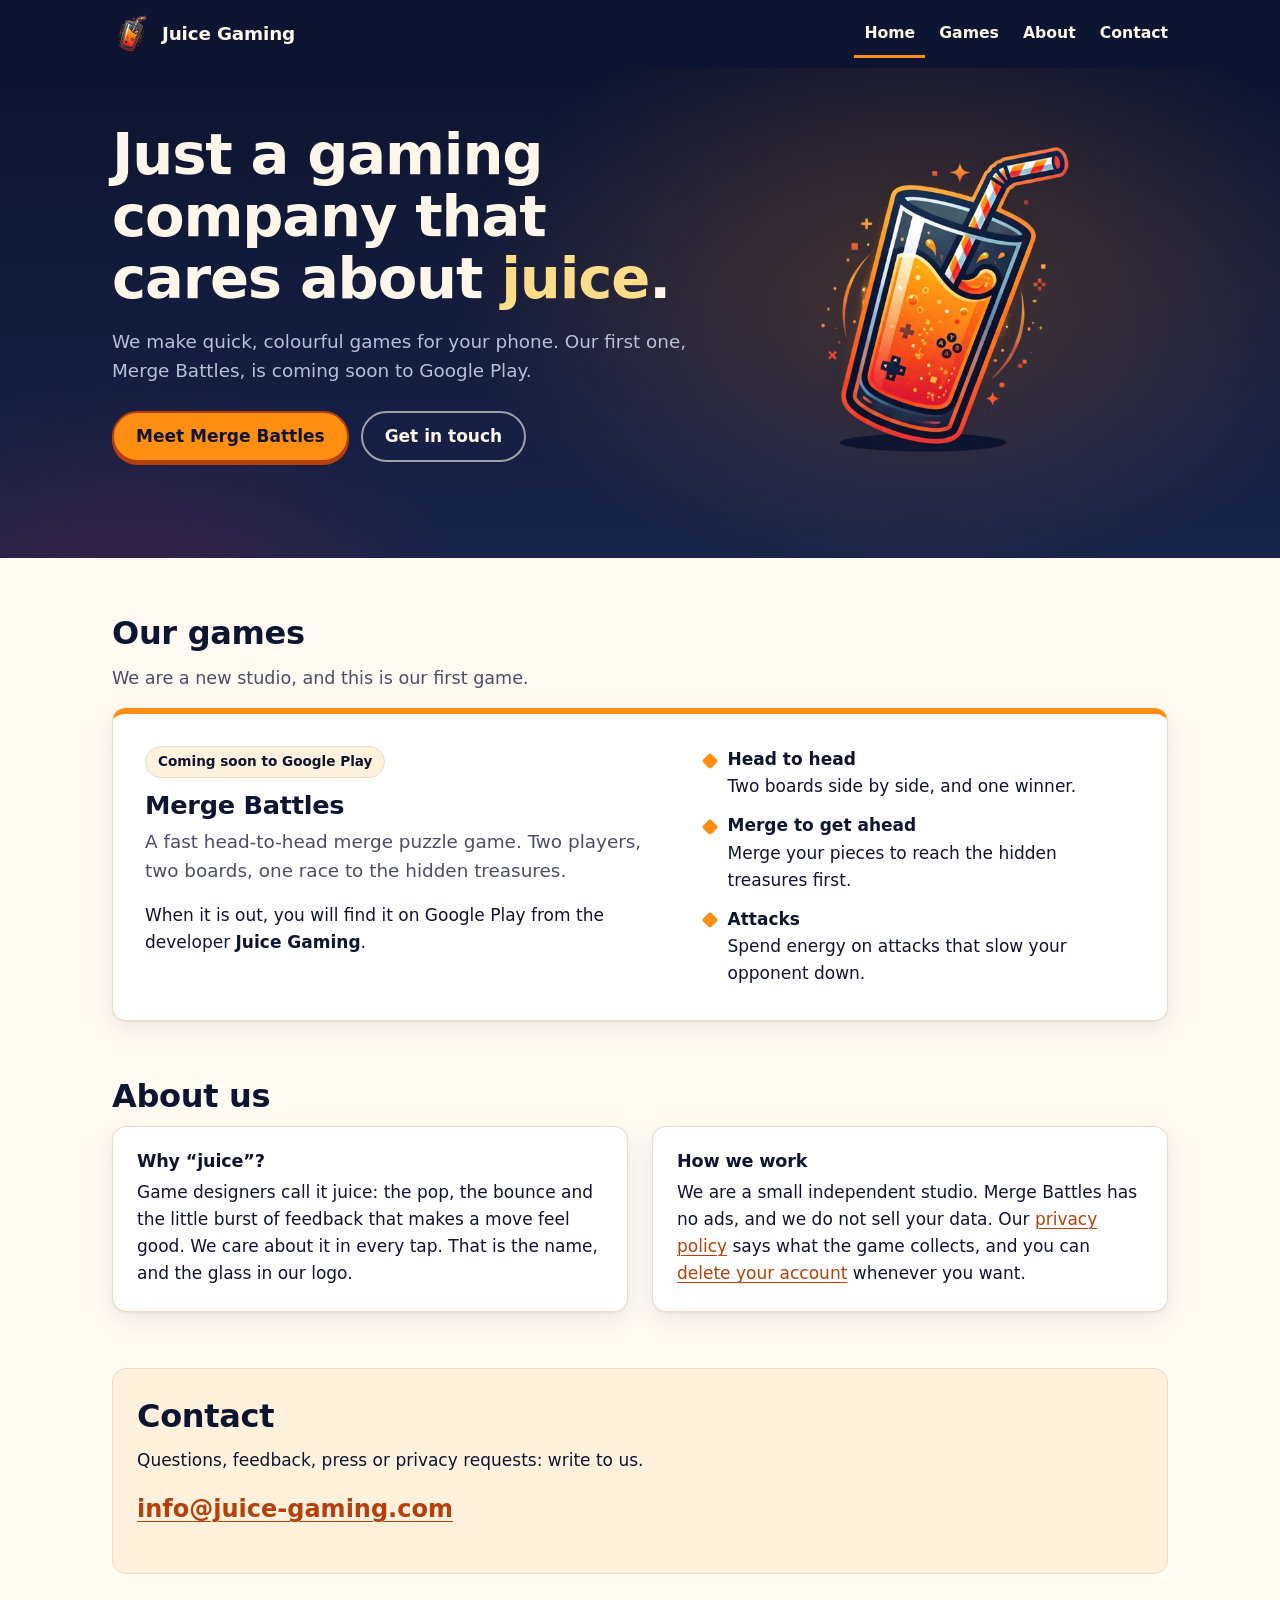
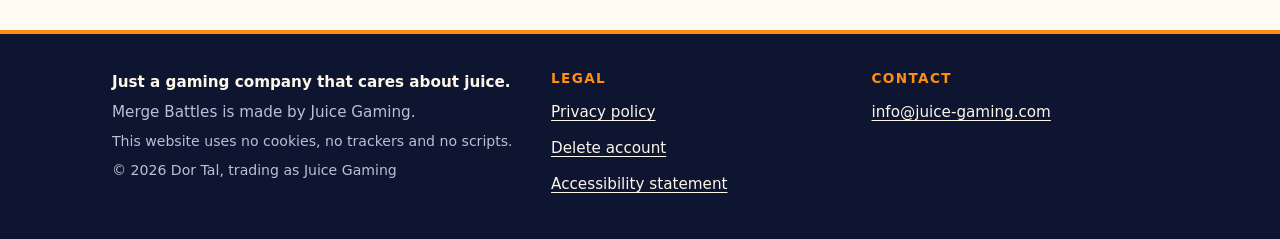
<file: index.html>
<!DOCTYPE html>
<html lang="en">
<head>
<meta charset="utf-8">
<meta name="viewport" content="width=device-width, initial-scale=1">
<title>Juice Gaming: just a gaming company that cares about juice</title>
<meta name="description" content="Juice Gaming is a small independent game studio. Our first game, Merge Battles, is a fast head-to-head merge puzzle coming soon to Google Play.">
<meta name="theme-color" content="#0e1530">
<link rel="canonical" href="https://juice-gaming.com/">
<meta property="og:type" content="website">
<meta property="og:site_name" content="Juice Gaming">
<meta property="og:title" content="Juice Gaming">
<meta property="og:description" content="Just a gaming company that cares about juice. Our first game, Merge Battles, is coming soon to Google Play.">
<meta property="og:url" content="https://juice-gaming.com/">
<meta property="og:image" content="https://juice-gaming.com/img/logo-512.png">
<meta property="og:image:width" content="512">
<meta property="og:image:height" content="512">
<meta property="og:image:alt" content="The Juice Gaming logo: a glass of orange juice with a striped straw">
<meta name="twitter:card" content="summary">
<link rel="stylesheet" href="style.css">
<link rel="icon" href="favicon.ico" sizes="any">
<link rel="icon" type="image/png" href="img/favicon-32.png">
<link rel="apple-touch-icon" href="apple-touch-icon.png">
</head>
<body>
<a class="skip" href="#main">Skip to content</a>

<header class="site-header">
  <div class="wrap">
    <a class="brand" href="./"><img src="img/logo-96.png" alt="" width="40" height="40">Juice Gaming</a>
    <nav class="site-nav" aria-label="Main">
      <ul>
        <li><a href="./" aria-current="page">Home</a></li>
        <li><a href="#games">Games</a></li>
        <li><a href="#about">About</a></li>
        <li><a href="#contact">Contact</a></li>
      </ul>
    </nav>
    <details class="nav-menu">
      <summary><svg class="nav-menu-icon" width="22" height="22" viewBox="0 0 24 24" aria-hidden="true" focusable="false"><path d="M3 6h18M3 12h18M3 18h18" stroke="currentColor" stroke-width="2.4" stroke-linecap="round" fill="none"/></svg><span class="visually-hidden">Menu</span></summary>
      <nav class="nav-menu-list" aria-label="Main menu">
        <ul>
          <li><a href="./" aria-current="page">Home</a></li>
          <li><a href="#games">Games</a></li>
          <li><a href="#about">About</a></li>
          <li><a href="#contact">Contact</a></li>
        </ul>
      </nav>
    </details>
  </div>
</header>

<main id="main">
  <section class="hero" aria-labelledby="welcome">
    <div class="wrap">
      <div>
        <h1 id="welcome">Just a gaming company that cares about <span class="juice">juice</span>.</h1>
        <p class="lead">We make quick, colourful games for your phone. Our first one, Merge Battles,
        is coming soon to Google Play.</p>
        <p class="actions">
          <a class="button" href="#games">Meet Merge Battles</a>
          <a class="button ghost" href="#contact">Get in touch</a>
        </p>
      </div>
      <div class="hero-art">
        <picture>
          <source type="image/webp" srcset="img/logo-256.webp 256w, img/logo-512.webp 512w" sizes="(min-width: 52rem) 340px, 220px">
          <img src="img/logo-512.png" alt="The Juice Gaming logo: a glass of orange juice with a striped straw" width="340" height="340">
        </picture>
      </div>
    </div>
  </section>

  <section class="section" id="games" aria-labelledby="games-title">
    <div class="wrap">
      <h2 id="games-title">Our games</h2>
      <p class="intro">We are a new studio, and this is our first game.</p>

      <article class="card game" aria-labelledby="merge-battles">
        <div>
          <p class="badge">Coming soon to Google Play</p>
          <h3 id="merge-battles">Merge Battles</h3>
          <p class="tagline">A fast head-to-head merge puzzle game. Two players, two boards, one
          race to the hidden treasures.</p>
          <p>When it is out, you will find it on Google Play from the developer
          <strong>Juice Gaming</strong>.</p>
        </div>
        <ul class="points">
          <li><strong>Head to head</strong> Two boards side by side, and one winner.</li>
          <li><strong>Merge to get ahead</strong> Merge your pieces to reach the hidden treasures
          first.</li>
          <li><strong>Attacks</strong> Spend energy on attacks that slow your opponent down.</li>
        </ul>
      </article>
    </div>
  </section>

  <section class="section" id="about" aria-labelledby="about-title">
    <div class="wrap">
      <h2 id="about-title">About us</h2>
      <div class="about">
        <div class="card">
          <h3>Why “juice”?</h3>
          <p>Game designers call it juice: the pop, the bounce and the little burst of feedback
          that makes a move feel good. We care about it in every tap. That is the name, and the
          glass in our logo.</p>
        </div>
        <div class="card">
          <h3>How we work</h3>
          <p>We are a small independent studio. Merge Battles has no ads, and we do not sell your
          data. Our <a href="privacy/">privacy policy</a> says what the game collects, and you can
          <a href="delete-account/">delete your account</a> whenever you want.</p>
        </div>
      </div>
    </div>
  </section>

  <section class="section" id="contact" aria-labelledby="contact-title">
    <div class="wrap">
      <div class="contact">
        <h2 id="contact-title">Contact</h2>
        <p>Questions, feedback, press or privacy requests: write to us.</p>
        <p class="email"><a href="mailto:info@juice-gaming.com">info@juice-gaming.com</a></p>
      </div>
    </div>
  </section>
</main>

<footer class="site-footer">
  <div class="wrap">
    <div>
      <p class="slogan">Just a gaming company that cares about juice.</p>
      <p>Merge Battles is made by Juice Gaming.</p>
      <p class="small">This website uses no cookies, no trackers and no scripts.</p>
      <p class="small">© 2026 Dor Tal, trading as Juice Gaming</p>
    </div>
    <nav aria-label="Legal">
      <h2>Legal</h2>
      <ul>
        <li><a href="privacy/">Privacy policy</a></li>
        <li><a href="delete-account/">Delete account</a></li>
        <li><a href="accessibility/">Accessibility statement</a></li>
      </ul>
    </nav>
    <div>
      <h2>Contact</h2>
      <ul>
        <li><a href="mailto:info@juice-gaming.com">info@juice-gaming.com</a></li>
      </ul>
    </div>
  </div>
</footer>
</body>
</html>
</file>
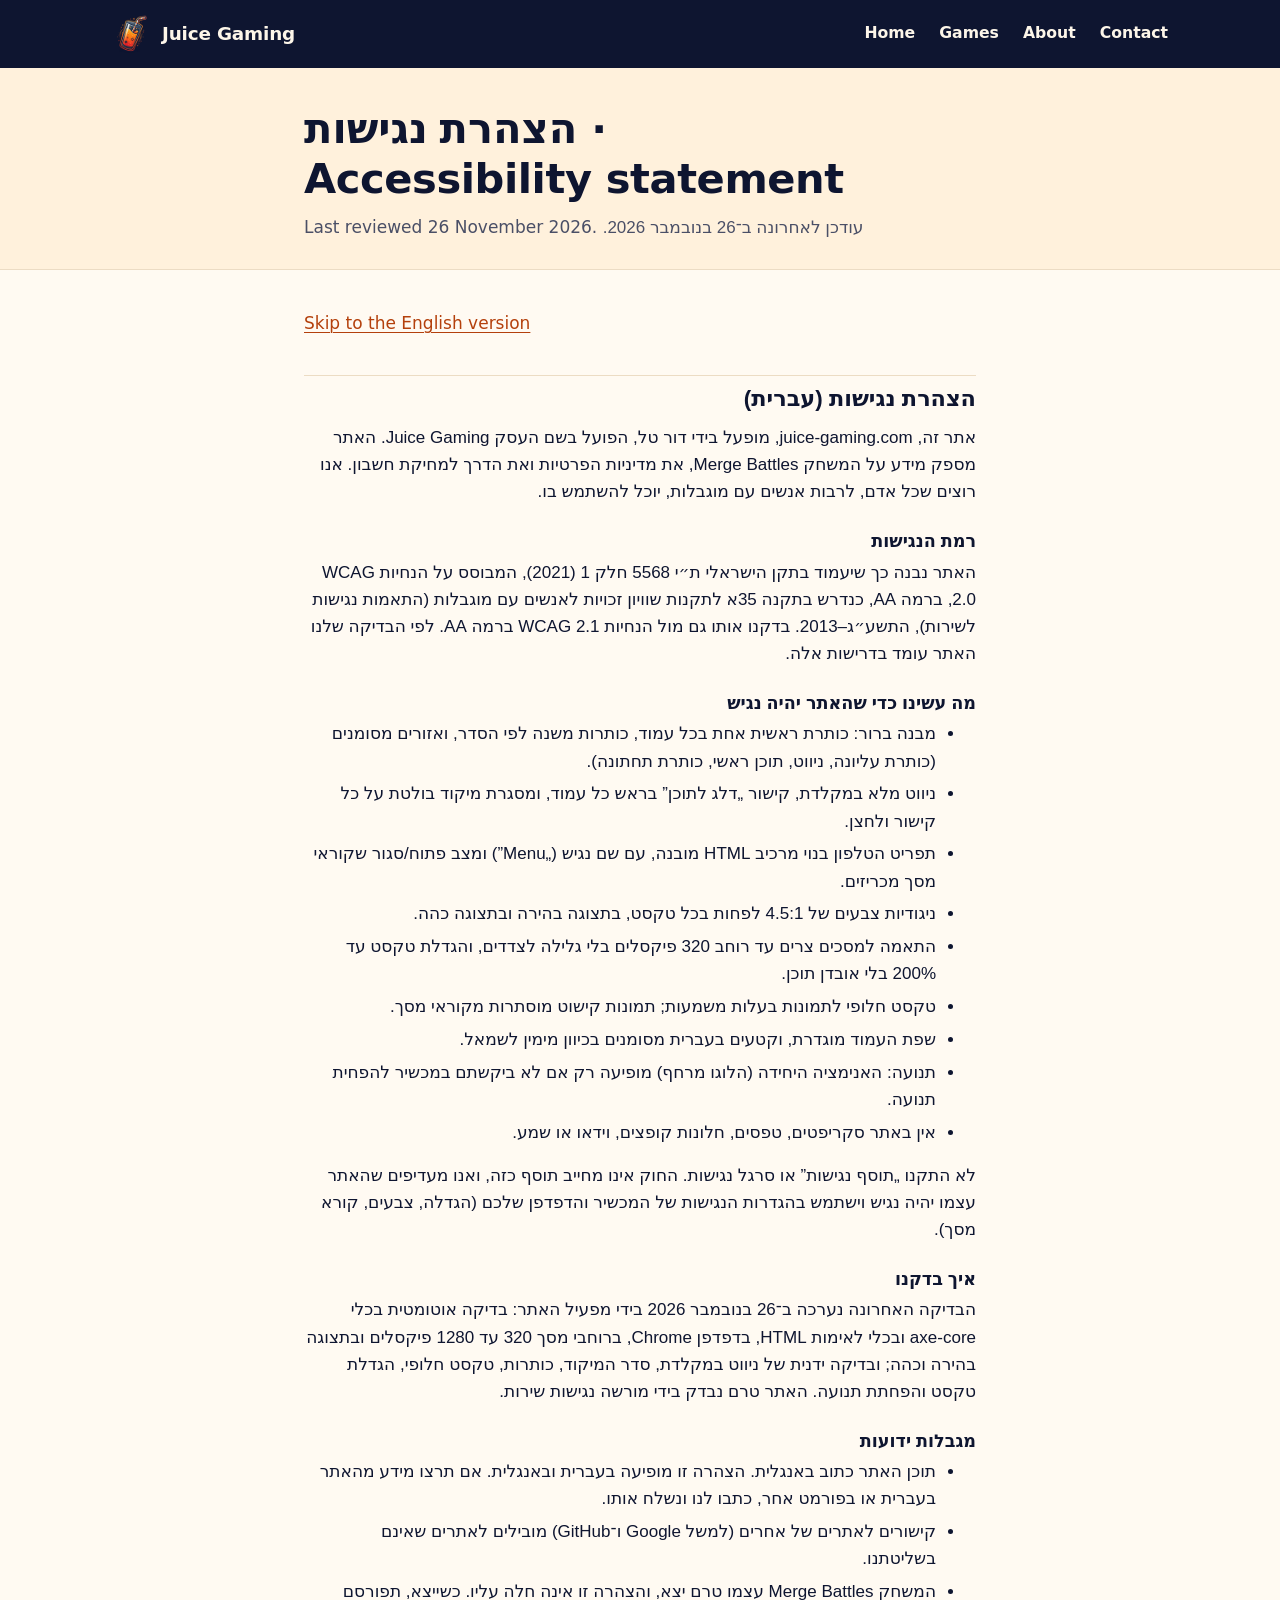
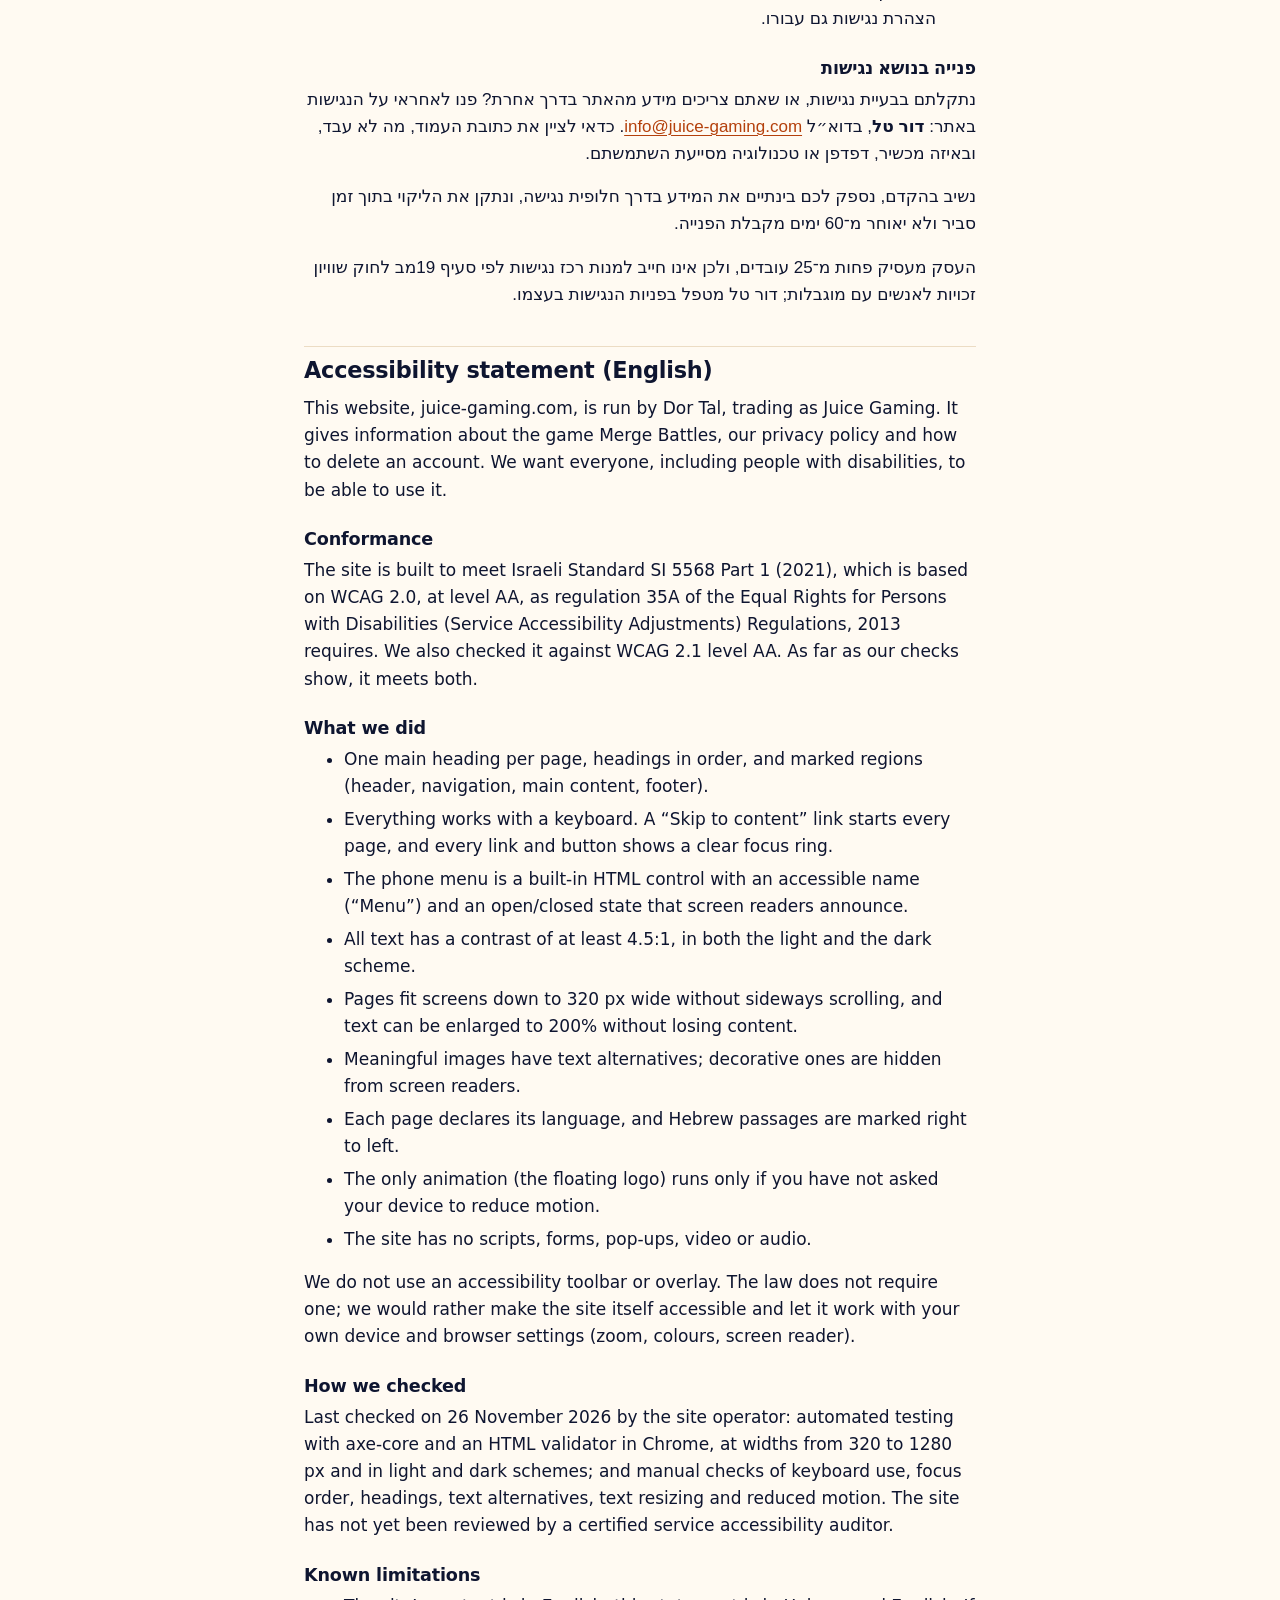
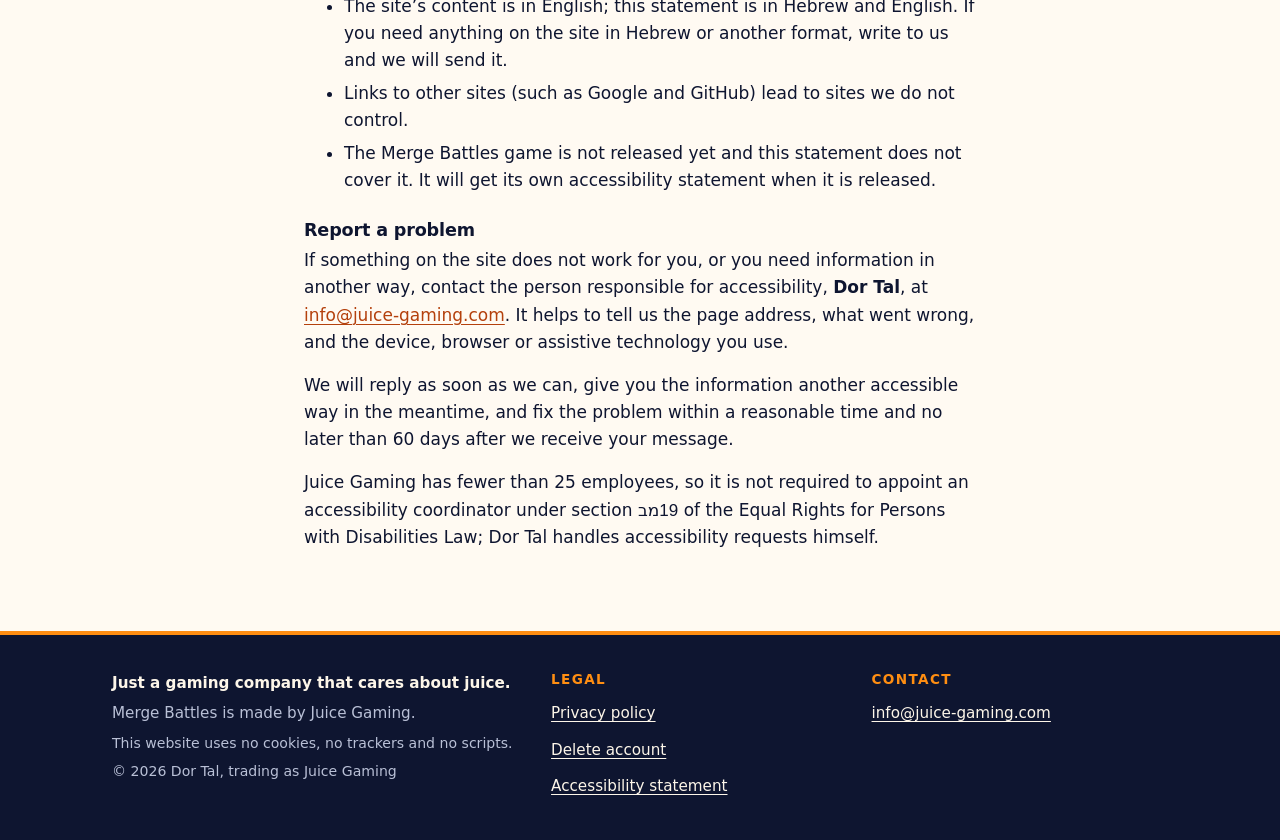
<file: accessibility/index.html>
<!DOCTYPE html>
<html lang="en">
<head>
<meta charset="utf-8">
<meta name="viewport" content="width=device-width, initial-scale=1">
<title>Accessibility Statement · Juice Gaming</title>
<meta name="description" content="Accessibility statement (הצהרת נגישות) for juice-gaming.com: what we made accessible, how we checked it, and how to report a problem.">
<meta name="theme-color" content="#0e1530">
<link rel="canonical" href="https://juice-gaming.com/accessibility/">
<meta property="og:type" content="website">
<meta property="og:site_name" content="Juice Gaming">
<meta property="og:title" content="Accessibility Statement · Juice Gaming">
<meta property="og:description" content="Accessibility statement (הצהרת נגישות) for juice-gaming.com: what we made accessible, how we checked it, and how to report a problem.">
<meta property="og:url" content="https://juice-gaming.com/accessibility/">
<meta property="og:image" content="https://juice-gaming.com/img/logo-512.png">
<meta property="og:image:width" content="512">
<meta property="og:image:height" content="512">
<meta property="og:image:alt" content="The Juice Gaming logo: a glass of orange juice with a striped straw">
<meta name="twitter:card" content="summary">
<link rel="stylesheet" href="../style.css">
<link rel="icon" href="../favicon.ico" sizes="any">
<link rel="icon" type="image/png" href="../img/favicon-32.png">
<link rel="apple-touch-icon" href="../apple-touch-icon.png">
</head>
<body>
<a class="skip" href="#main">Skip to content</a>

<header class="site-header">
  <div class="wrap">
    <a class="brand" href="../"><img src="../img/logo-96.png" alt="" width="40" height="40">Juice Gaming</a>
    <nav class="site-nav" aria-label="Main">
      <ul>
        <li><a href="../">Home</a></li>
        <li><a href="../#games">Games</a></li>
        <li><a href="../#about">About</a></li>
        <li><a href="../#contact">Contact</a></li>
      </ul>
    </nav>
    <details class="nav-menu">
      <summary><svg class="nav-menu-icon" width="22" height="22" viewBox="0 0 24 24" aria-hidden="true" focusable="false"><path d="M3 6h18M3 12h18M3 18h18" stroke="currentColor" stroke-width="2.4" stroke-linecap="round" fill="none"/></svg><span class="visually-hidden">Menu</span></summary>
      <nav class="nav-menu-list" aria-label="Main menu">
        <ul>
          <li><a href="../">Home</a></li>
          <li><a href="../#games">Games</a></li>
          <li><a href="../#about">About</a></li>
          <li><a href="../#contact">Contact</a></li>
        </ul>
      </nav>
    </details>
  </div>
</header>

<main id="main">
  <div class="page-head">
    <div class="wrap narrow">
      <h1><span lang="he" dir="rtl">הצהרת נגישות</span> · Accessibility statement</h1>
      <p class="meta">Last reviewed 26 November 2026. <span lang="he" dir="rtl">עודכן לאחרונה ב־26 בנובמבר 2026.</span></p>
    </div>
  </div>
  <div class="wrap narrow page">
    <p><a href="#english">Skip to the English version</a></p>

    <section lang="he" dir="rtl" aria-labelledby="he-title">
      <h2 id="he-title">הצהרת נגישות (עברית)</h2>
      <p>אתר זה, juice-gaming.com, מופעל בידי דור טל, הפועל בשם העסק Juice Gaming. האתר מספק מידע על
      המשחק Merge Battles, את מדיניות הפרטיות ואת הדרך למחיקת חשבון. אנו רוצים שכל אדם, לרבות אנשים
      עם מוגבלות, יוכל להשתמש בו.</p>

      <h3>רמת הנגישות</h3>
      <p>האתר נבנה כך שיעמוד בתקן הישראלי ת״י 5568 חלק 1 (2021), המבוסס על הנחיות WCAG 2.0, ברמה AA,
      כנדרש בתקנה 35א לתקנות שוויון זכויות לאנשים עם מוגבלות (התאמות נגישות לשירות), התשע״ג–2013.
      בדקנו אותו גם מול הנחיות WCAG 2.1 ברמה AA. לפי הבדיקה שלנו האתר עומד בדרישות אלה.</p>

      <h3>מה עשינו כדי שהאתר יהיה נגיש</h3>
      <ul>
        <li>מבנה ברור: כותרת ראשית אחת בכל עמוד, כותרות משנה לפי הסדר, ואזורים מסומנים (כותרת עליונה,
        ניווט, תוכן ראשי, כותרת תחתונה).</li>
        <li>ניווט מלא במקלדת, קישור „דלג לתוכן” בראש כל עמוד, ומסגרת מיקוד בולטת על כל קישור ולחצן.</li>
        <li>תפריט הטלפון בנוי מרכיב HTML מובנה, עם שם נגיש („Menu”) ומצב פתוח/סגור שקוראי מסך מכריזים.</li>
        <li>ניגודיות צבעים של 4.5:1 לפחות בכל טקסט, בתצוגה בהירה ובתצוגה כהה.</li>
        <li>התאמה למסכים צרים עד רוחב 320 פיקסלים בלי גלילה לצדדים, והגדלת טקסט עד 200% בלי אובדן תוכן.</li>
        <li>טקסט חלופי לתמונות בעלות משמעות; תמונות קישוט מוסתרות מקוראי מסך.</li>
        <li>שפת העמוד מוגדרת, וקטעים בעברית מסומנים בכיוון מימין לשמאל.</li>
        <li>תנועה: האנימציה היחידה (הלוגו מרחף) מופיעה רק אם לא ביקשתם במכשיר להפחית תנועה.</li>
        <li>אין באתר סקריפטים, טפסים, חלונות קופצים, וידאו או שמע.</li>
      </ul>
      <p>לא התקנו „תוסף נגישות” או סרגל נגישות. החוק אינו מחייב תוסף כזה, ואנו מעדיפים שהאתר עצמו יהיה
      נגיש וישתמש בהגדרות הנגישות של המכשיר והדפדפן שלכם (הגדלה, צבעים, קורא מסך).</p>

      <h3>איך בדקנו</h3>
      <p>הבדיקה האחרונה נערכה ב־26 בנובמבר 2026 בידי מפעיל האתר: בדיקה אוטומטית בכלי axe‑core
      ובכלי לאימות HTML, בדפדפן Chrome, ברוחבי מסך 320 עד 1280 פיקסלים ובתצוגה בהירה וכהה; ובדיקה ידנית
      של ניווט במקלדת, סדר המיקוד, כותרות, טקסט חלופי, הגדלת טקסט והפחתת תנועה. האתר טרם נבדק בידי
      מורשה נגישות שירות.</p>

      <h3>מגבלות ידועות</h3>
      <ul>
        <li>תוכן האתר כתוב באנגלית. הצהרה זו מופיעה בעברית ובאנגלית. אם תרצו מידע מהאתר בעברית או
        בפורמט אחר, כתבו לנו ונשלח אותו.</li>
        <li>קישורים לאתרים של אחרים (למשל Google ו־GitHub) מובילים לאתרים שאינם בשליטתנו.</li>
        <li>המשחק Merge Battles עצמו טרם יצא, והצהרה זו אינה חלה עליו. כשייצא, תפורסם הצהרת נגישות גם
        עבורו.</li>
      </ul>

      <h3>פנייה בנושא נגישות</h3>
      <p>נתקלתם בבעיית נגישות, או שאתם צריכים מידע מהאתר בדרך אחרת? פנו לאחראי על הנגישות באתר:
      <strong>דור טל</strong>, בדוא״ל <a href="mailto:info@juice-gaming.com?subject=%D7%A0%D7%92%D7%99%D7%A9%D7%95%D7%AA">info@juice-gaming.com</a>.
      כדאי לציין את כתובת העמוד, מה לא עבד, ובאיזה מכשיר, דפדפן או טכנולוגיה מסייעת השתמשתם.</p>
      <p>נשיב בהקדם, נספק לכם בינתיים את המידע בדרך חלופית נגישה, ונתקן את הליקוי בתוך זמן סביר ולא
      יאוחר מ־60 ימים מקבלת הפנייה.</p>
      <p>העסק מעסיק פחות מ־25 עובדים, ולכן אינו חייב למנות רכז נגישות לפי סעיף 19מב לחוק שוויון זכויות
      לאנשים עם מוגבלות; דור טל מטפל בפניות הנגישות בעצמו.</p>
    </section>

    <section lang="en" id="english" aria-labelledby="en-title">
      <h2 id="en-title">Accessibility statement (English)</h2>
      <p>This website, juice-gaming.com, is run by Dor Tal, trading as Juice Gaming. It gives
      information about the game Merge Battles, our privacy policy and how to delete an account. We
      want everyone, including people with disabilities, to be able to use it.</p>

      <h3>Conformance</h3>
      <p>The site is built to meet Israeli Standard SI 5568 Part 1 (2021), which is based on WCAG 2.0,
      at level AA, as regulation 35A of the Equal Rights for Persons with Disabilities (Service
      Accessibility Adjustments) Regulations, 2013 requires. We also checked it against WCAG 2.1
      level AA. As far as our checks show, it meets both.</p>

      <h3>What we did</h3>
      <ul>
        <li>One main heading per page, headings in order, and marked regions (header, navigation,
        main content, footer).</li>
        <li>Everything works with a keyboard. A “Skip to content” link starts every page, and every
        link and button shows a clear focus ring.</li>
        <li>The phone menu is a built-in HTML control with an accessible name (“Menu”) and an
        open/closed state that screen readers announce.</li>
        <li>All text has a contrast of at least 4.5:1, in both the light and the dark scheme.</li>
        <li>Pages fit screens down to 320 px wide without sideways scrolling, and text can be
        enlarged to 200% without losing content.</li>
        <li>Meaningful images have text alternatives; decorative ones are hidden from screen
        readers.</li>
        <li>Each page declares its language, and Hebrew passages are marked right to left.</li>
        <li>The only animation (the floating logo) runs only if you have not asked your device to
        reduce motion.</li>
        <li>The site has no scripts, forms, pop-ups, video or audio.</li>
      </ul>
      <p>We do not use an accessibility toolbar or overlay. The law does not require one; we would
      rather make the site itself accessible and let it work with your own device and browser
      settings (zoom, colours, screen reader).</p>

      <h3>How we checked</h3>
      <p>Last checked on 26 November 2026 by the site operator: automated testing with axe-core and
      an HTML validator in Chrome, at widths from 320 to 1280 px and in light and dark schemes; and
      manual checks of keyboard use, focus order, headings, text alternatives, text resizing and
      reduced motion. The site has not yet been reviewed by a certified service accessibility
      auditor.</p>

      <h3>Known limitations</h3>
      <ul>
        <li>The site’s content is in English; this statement is in Hebrew and English. If you need
        anything on the site in Hebrew or another format, write to us and we will send it.</li>
        <li>Links to other sites (such as Google and GitHub) lead to sites we do not control.</li>
        <li>The Merge Battles game is not released yet and this statement does not cover it. It will
        get its own accessibility statement when it is released.</li>
      </ul>

      <h3>Report a problem</h3>
      <p>If something on the site does not work for you, or you need information in another way,
      contact the person responsible for accessibility, <strong>Dor Tal</strong>, at
      <a href="mailto:info@juice-gaming.com?subject=Accessibility">info@juice-gaming.com</a>. It helps
      to tell us the page address, what went wrong, and the device, browser or assistive technology
      you use.</p>
      <p>We will reply as soon as we can, give you the information another accessible way in the
      meantime, and fix the problem within a reasonable time and no later than 60 days after we
      receive your message.</p>
      <p>Juice Gaming has fewer than 25 employees, so it is not required to appoint an
      accessibility coordinator under section <span lang="he" dir="rtl">19מב</span> of the Equal Rights
      for Persons with Disabilities Law; Dor Tal handles accessibility requests himself.</p>
    </section>
  </div>
</main>

<footer class="site-footer">
  <div class="wrap">
    <div>
      <p class="slogan">Just a gaming company that cares about juice.</p>
      <p>Merge Battles is made by Juice Gaming.</p>
      <p class="small">This website uses no cookies, no trackers and no scripts.</p>
      <p class="small">© 2026 Dor Tal, trading as Juice Gaming</p>
    </div>
    <nav aria-label="Legal">
      <h2>Legal</h2>
      <ul>
        <li><a href="../privacy/">Privacy policy</a></li>
        <li><a href="../delete-account/">Delete account</a></li>
        <li><a href="./" aria-current="page">Accessibility statement</a></li>
      </ul>
    </nav>
    <div>
      <h2>Contact</h2>
      <ul>
        <li><a href="mailto:info@juice-gaming.com">info@juice-gaming.com</a></li>
      </ul>
    </div>
  </div>
</footer>
</body>
</html>
</file>
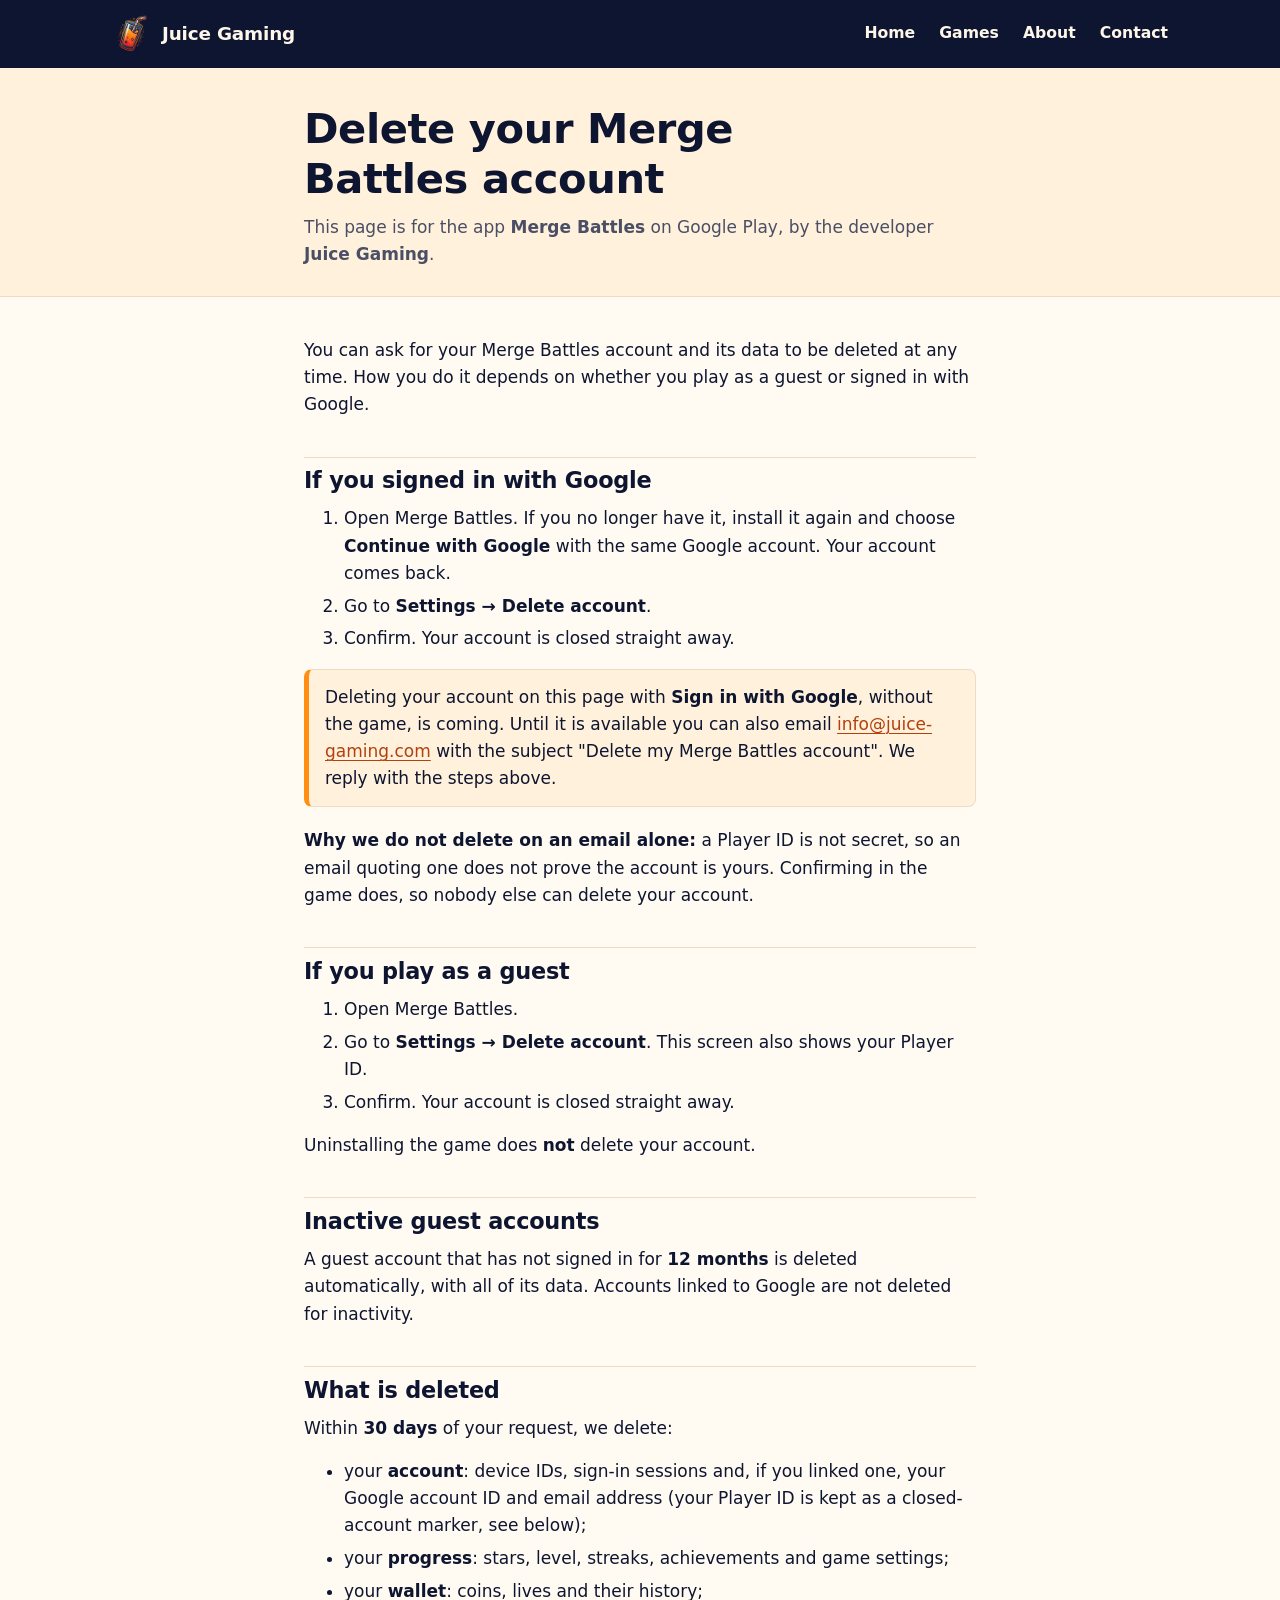
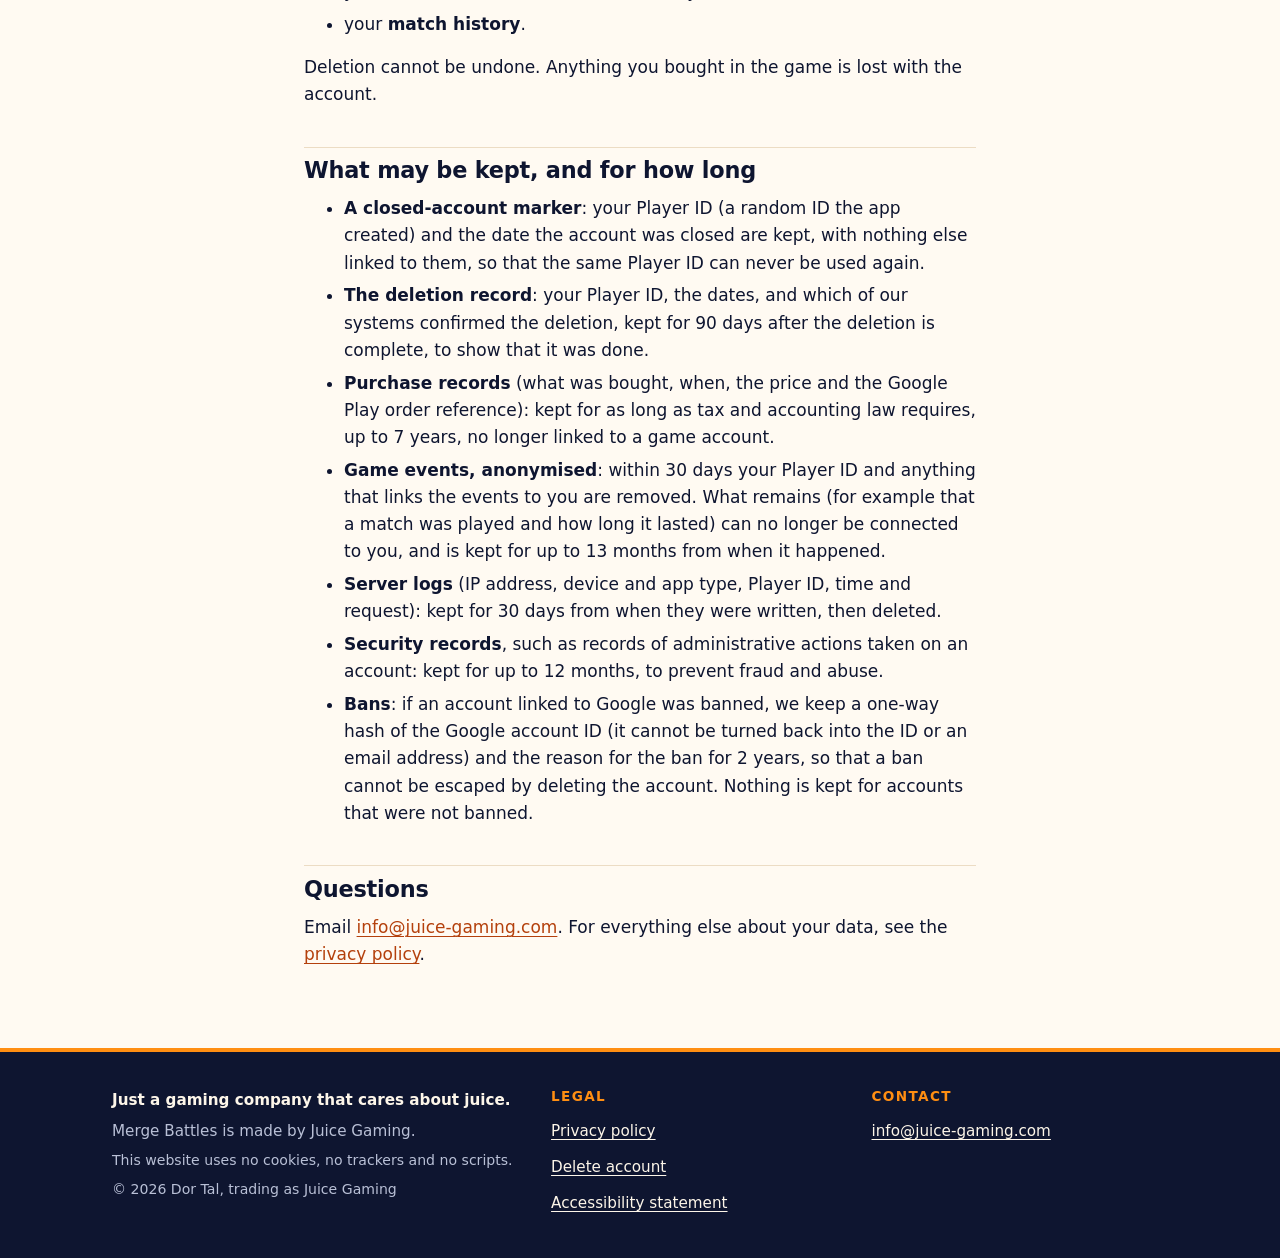
<file: delete-account/index.html>
<!DOCTYPE html>
<html lang="en">
<head>
<meta charset="utf-8">
<meta name="viewport" content="width=device-width, initial-scale=1">
<title>Delete Your Merge Battles Account</title>
<meta name="description" content="How to delete your Merge Battles account and data, and what is deleted.">
<meta name="theme-color" content="#0e1530">
<link rel="canonical" href="https://juice-gaming.com/delete-account/">
<meta property="og:type" content="website">
<meta property="og:site_name" content="Juice Gaming">
<meta property="og:title" content="Delete Your Merge Battles Account">
<meta property="og:description" content="How to delete your Merge Battles account and data, and what is deleted.">
<meta property="og:url" content="https://juice-gaming.com/delete-account/">
<meta property="og:image" content="https://juice-gaming.com/img/logo-512.png">
<meta property="og:image:width" content="512">
<meta property="og:image:height" content="512">
<meta property="og:image:alt" content="The Juice Gaming logo: a glass of orange juice with a striped straw">
<meta name="twitter:card" content="summary">
<link rel="stylesheet" href="../style.css">
<link rel="icon" href="../favicon.ico" sizes="any">
<link rel="icon" type="image/png" href="../img/favicon-32.png">
<link rel="apple-touch-icon" href="../apple-touch-icon.png">
</head>
<body>
<a class="skip" href="#main">Skip to content</a>

<header class="site-header">
  <div class="wrap">
    <a class="brand" href="../"><img src="../img/logo-96.png" alt="" width="40" height="40">Juice Gaming</a>
    <nav class="site-nav" aria-label="Main">
      <ul>
        <li><a href="../">Home</a></li>
        <li><a href="../#games">Games</a></li>
        <li><a href="../#about">About</a></li>
        <li><a href="../#contact">Contact</a></li>
      </ul>
    </nav>
    <details class="nav-menu">
      <summary><svg class="nav-menu-icon" width="22" height="22" viewBox="0 0 24 24" aria-hidden="true" focusable="false"><path d="M3 6h18M3 12h18M3 18h18" stroke="currentColor" stroke-width="2.4" stroke-linecap="round" fill="none"/></svg><span class="visually-hidden">Menu</span></summary>
      <nav class="nav-menu-list" aria-label="Main menu">
        <ul>
          <li><a href="../">Home</a></li>
          <li><a href="../#games">Games</a></li>
          <li><a href="../#about">About</a></li>
          <li><a href="../#contact">Contact</a></li>
        </ul>
      </nav>
    </details>
  </div>
</header>

<main id="main">
  <div class="page-head">
    <div class="wrap narrow">
      <h1>Delete your Merge Battles account</h1>
      <p class="meta">This page is for the app <strong>Merge Battles</strong> on Google Play, by the
      developer <strong>Juice Gaming</strong>.</p>
    </div>
  </div>
  <div class="wrap narrow page">

    <p>You can ask for your Merge Battles account and its data to be deleted at any time. How you do
    it depends on whether you play as a guest or signed in with Google.</p>

    <h2 id="google">If you signed in with Google</h2>
    <ol>
      <li>Open Merge Battles. If you no longer have it, install it again and choose
      <strong>Continue with Google</strong> with the same Google account. Your account comes
      back.</li>
      <li>Go to <strong>Settings → Delete account</strong>.</li>
      <li>Confirm. Your account is closed straight away.</li>
    </ol>
    <div class="box">
      <p>Deleting your account on this page with <strong>Sign in with Google</strong>, without the
      game, is coming. Until it is available you can also email
      <a href="mailto:info@juice-gaming.com?subject=Delete%20my%20Merge%20Battles%20account">info@juice-gaming.com</a>
      with the subject "Delete my Merge Battles account". We reply with the steps above.</p>
    </div>
    <p><strong>Why we do not delete on an email alone:</strong> a Player ID is not secret, so an
    email quoting one does not prove the account is yours. Confirming in the game does, so nobody
    else can delete your account.</p>

    <h2 id="guest">If you play as a guest</h2>
    <ol>
      <li>Open Merge Battles.</li>
      <li>Go to <strong>Settings → Delete account</strong>. This screen also shows your Player
      ID.</li>
      <li>Confirm. Your account is closed straight away.</li>
    </ol>
    <p>Uninstalling the game does <strong>not</strong> delete your account.</p>

    <h2 id="inactive">Inactive guest accounts</h2>
    <p>A guest account that has not signed in for <strong>12 months</strong> is deleted
    automatically, with all of its data. Accounts linked to Google are not deleted for inactivity.</p>

    <h2 id="what">What is deleted</h2>
    <p>Within <strong>30 days</strong> of your request, we delete:</p>
    <ul>
      <li>your <strong>account</strong>: device IDs, sign-in sessions and, if you linked one, your
      Google account ID and email address (your Player ID is kept as a closed-account marker, see
      below);</li>
      <li>your <strong>progress</strong>: stars, level, streaks, achievements and game settings;</li>
      <li>your <strong>wallet</strong>: coins, lives and their history;</li>
      <li>your <strong>match history</strong>.</li>
    </ul>
    <p>Deletion cannot be undone. Anything you bought in the game is lost with the account.</p>

    <h2 id="kept">What may be kept, and for how long</h2>
    <ul>
      <li><strong>A closed-account marker</strong>: your Player ID (a random ID the app created)
      and the date the account was closed are kept, with nothing else linked to them, so that the
      same Player ID can never be used again.</li>
      <li><strong>The deletion record</strong>: your Player ID, the dates, and which of our systems
      confirmed the deletion, kept for 90 days after the deletion is complete, to show that it was
      done.</li>
      <li><strong>Purchase records</strong> (what was bought, when, the price and the Google Play
      order reference): kept for as long as tax and accounting law requires, up to 7 years, no
      longer linked to a game account.</li>
      <li><strong>Game events, anonymised</strong>: within 30 days your Player ID and anything that
      links the events to you are removed. What remains (for example that a match was played and
      how long it lasted) can no longer be connected to you, and is kept for up to 13 months from
      when it happened.</li>
      <li><strong>Server logs</strong> (IP address, device and app type, Player ID, time and
      request): kept for 30 days from when they were written, then deleted.</li>
      <li><strong>Security records</strong>, such as records of administrative actions taken on
      an account: kept for up to 12 months, to prevent fraud and abuse.</li>
      <li><strong>Bans</strong>: if an account linked to Google was banned, we keep a one-way hash
      of the Google account ID (it cannot be turned back into the ID or an email address) and the
      reason for the ban for 2 years, so that a ban cannot be escaped by deleting the account.
      Nothing is kept for accounts that were not banned.</li>
    </ul>

    <h2 id="help">Questions</h2>
    <p>Email <a href="mailto:info@juice-gaming.com">info@juice-gaming.com</a>. For everything else
    about your data, see the <a href="../privacy/">privacy policy</a>.</p>
  </div>
</main>

<footer class="site-footer">
  <div class="wrap">
    <div>
      <p class="slogan">Just a gaming company that cares about juice.</p>
      <p>Merge Battles is made by Juice Gaming.</p>
      <p class="small">This website uses no cookies, no trackers and no scripts.</p>
      <p class="small">© 2026 Dor Tal, trading as Juice Gaming</p>
    </div>
    <nav aria-label="Legal">
      <h2>Legal</h2>
      <ul>
        <li><a href="../privacy/">Privacy policy</a></li>
        <li><a href="./" aria-current="page">Delete account</a></li>
        <li><a href="../accessibility/">Accessibility statement</a></li>
      </ul>
    </nav>
    <div>
      <h2>Contact</h2>
      <ul>
        <li><a href="mailto:info@juice-gaming.com">info@juice-gaming.com</a></li>
      </ul>
    </div>
  </div>
</footer>
</body>
</html>
</file>
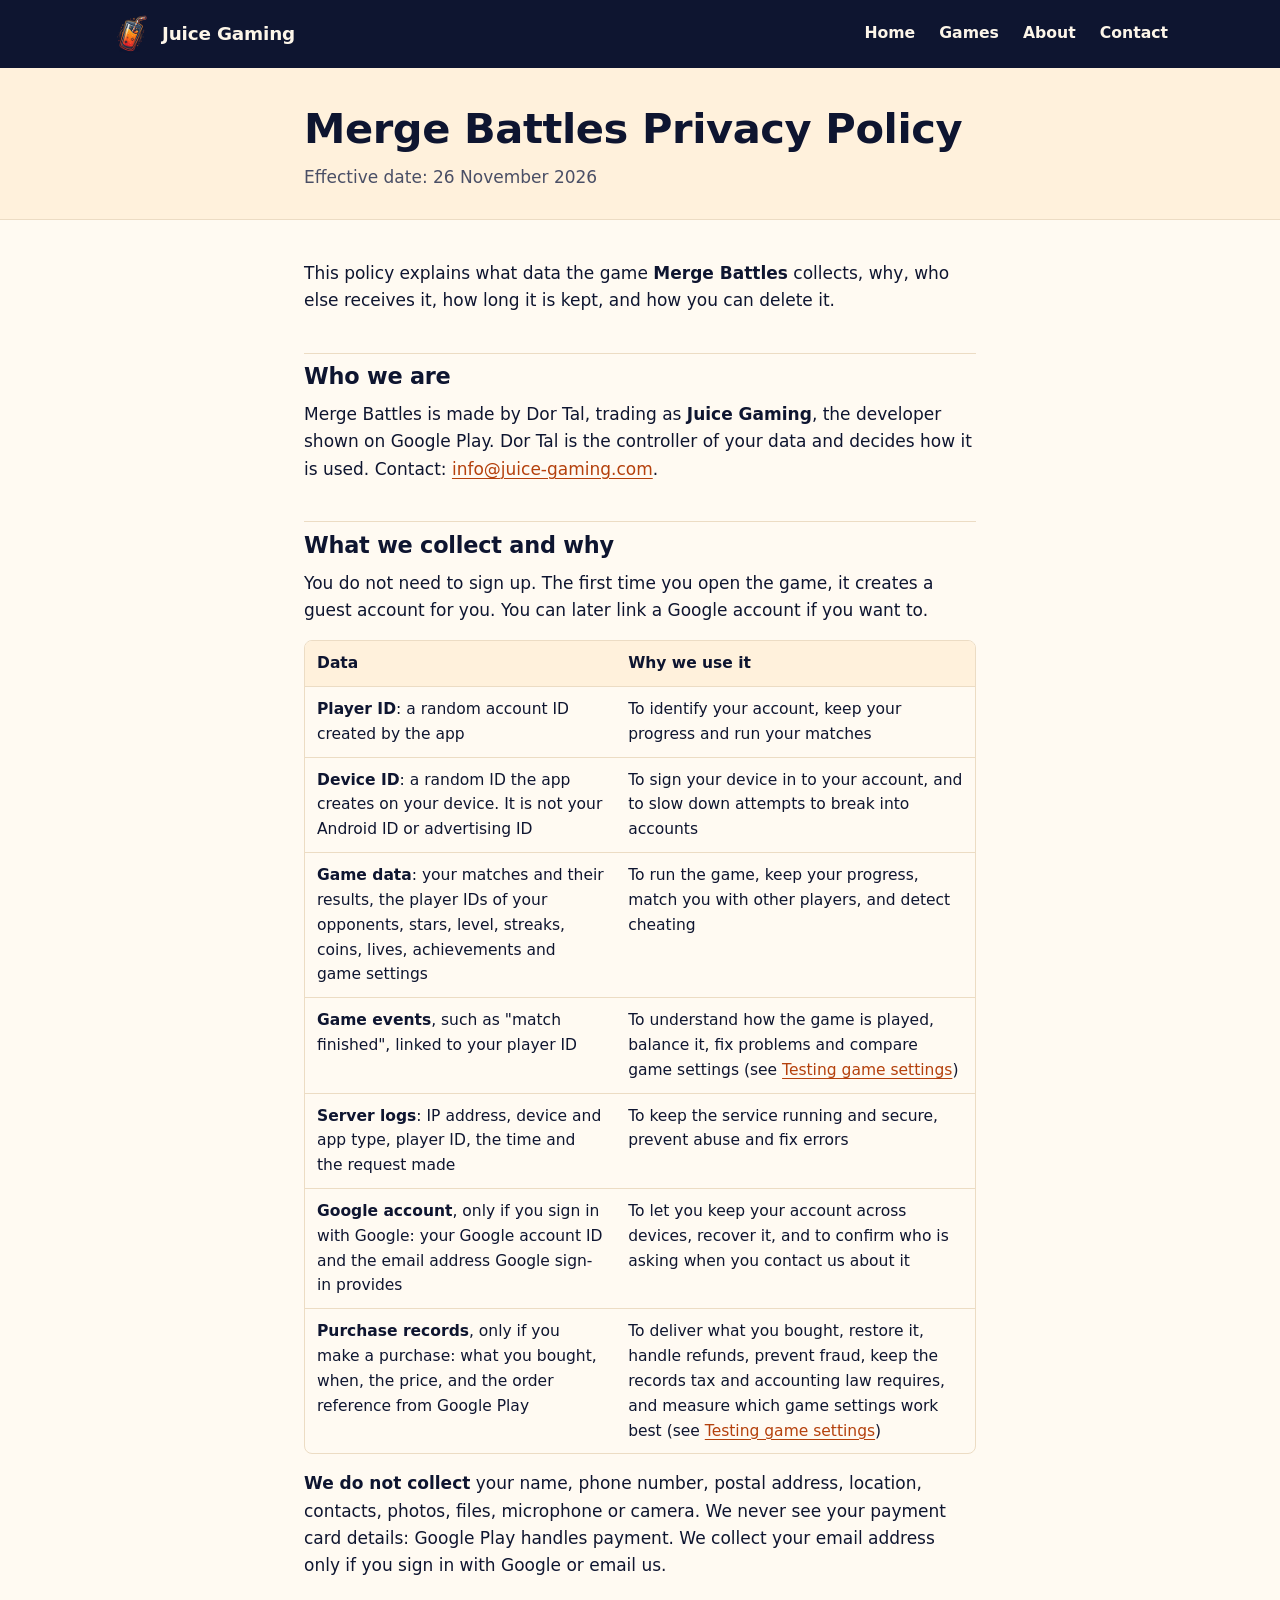
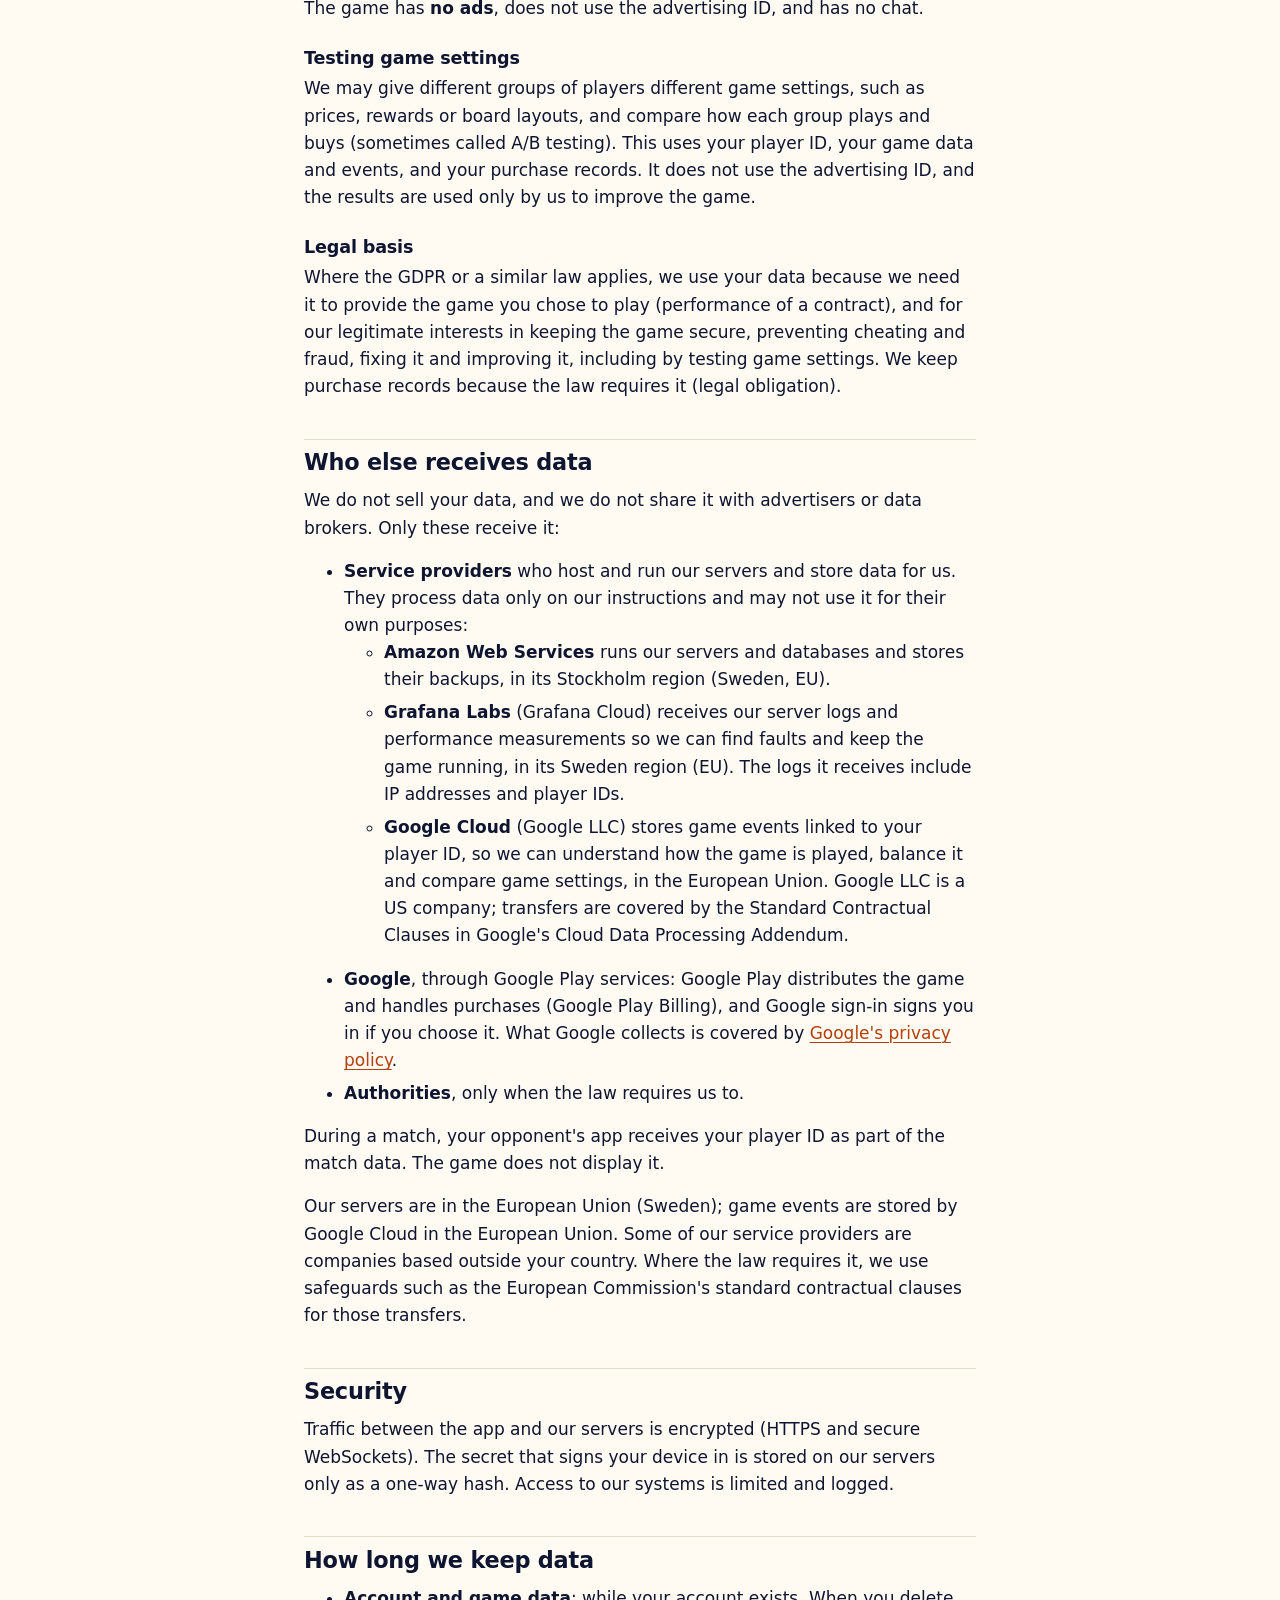
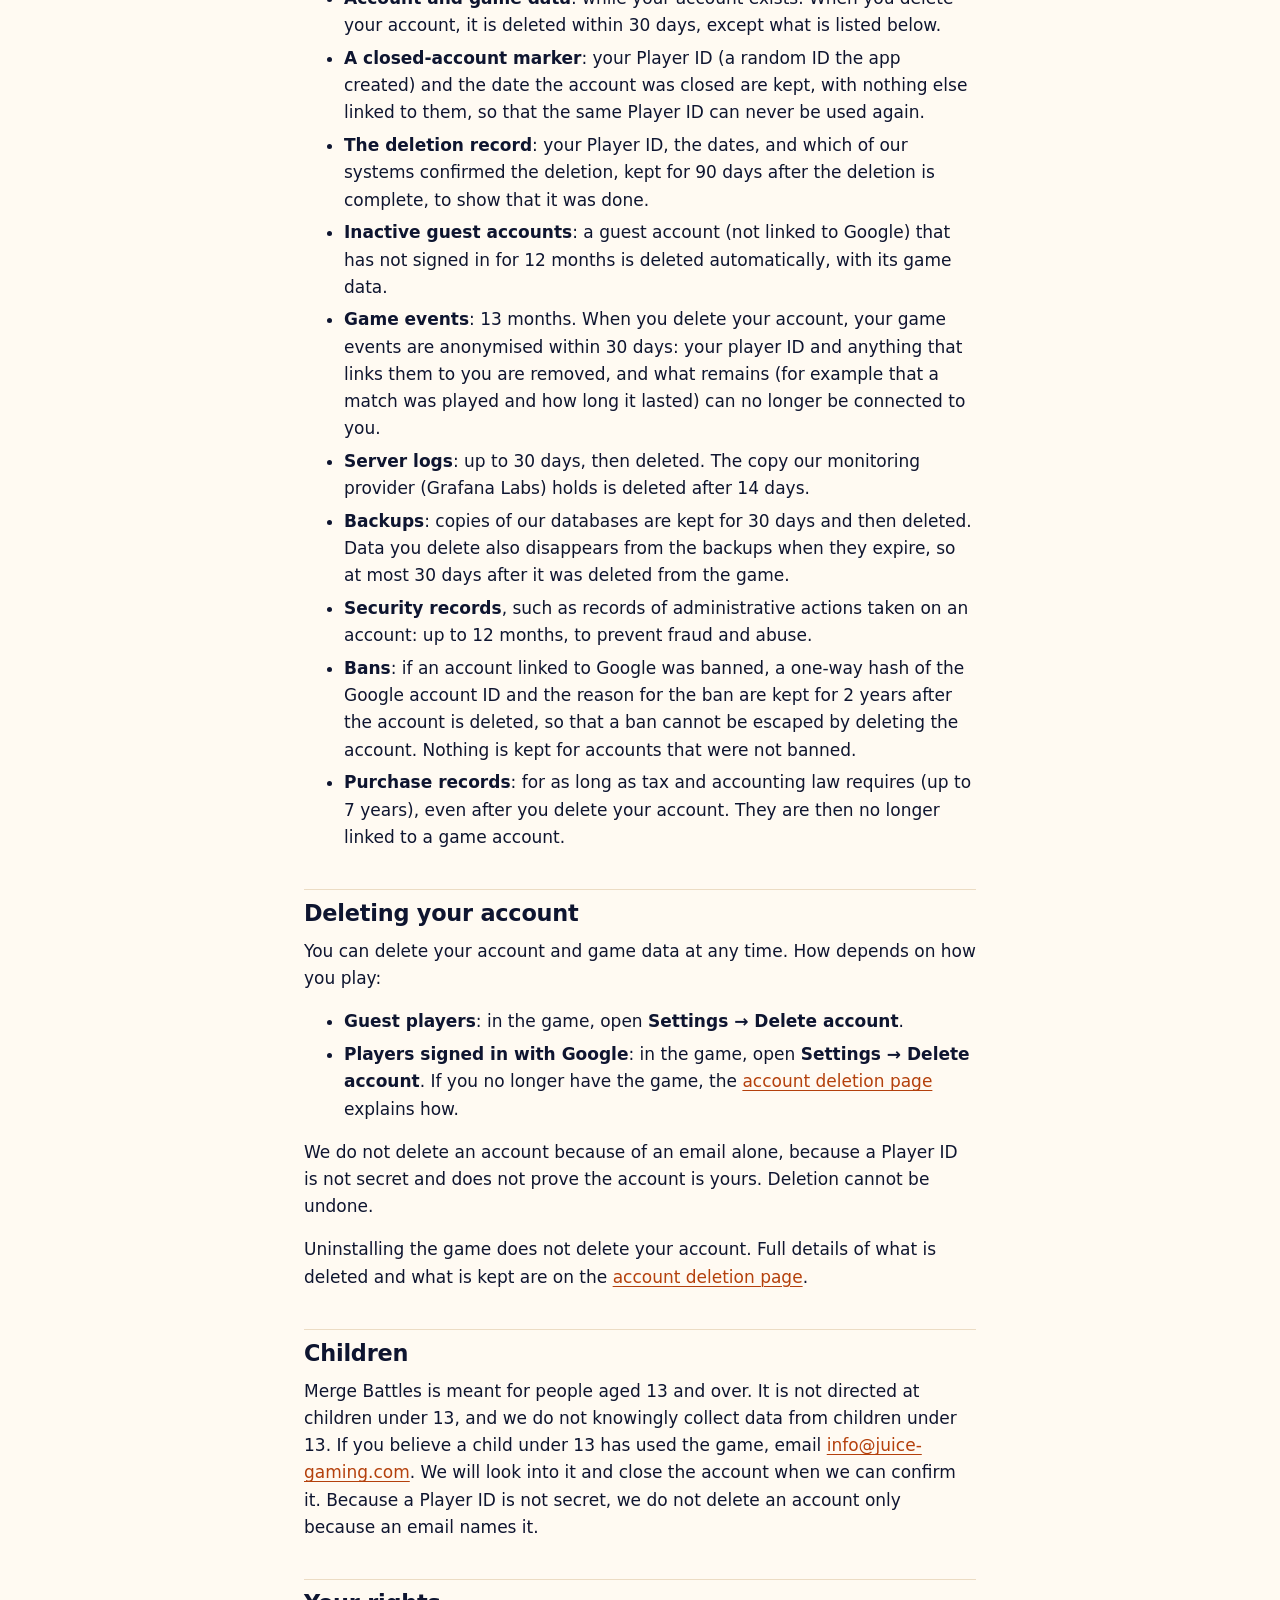
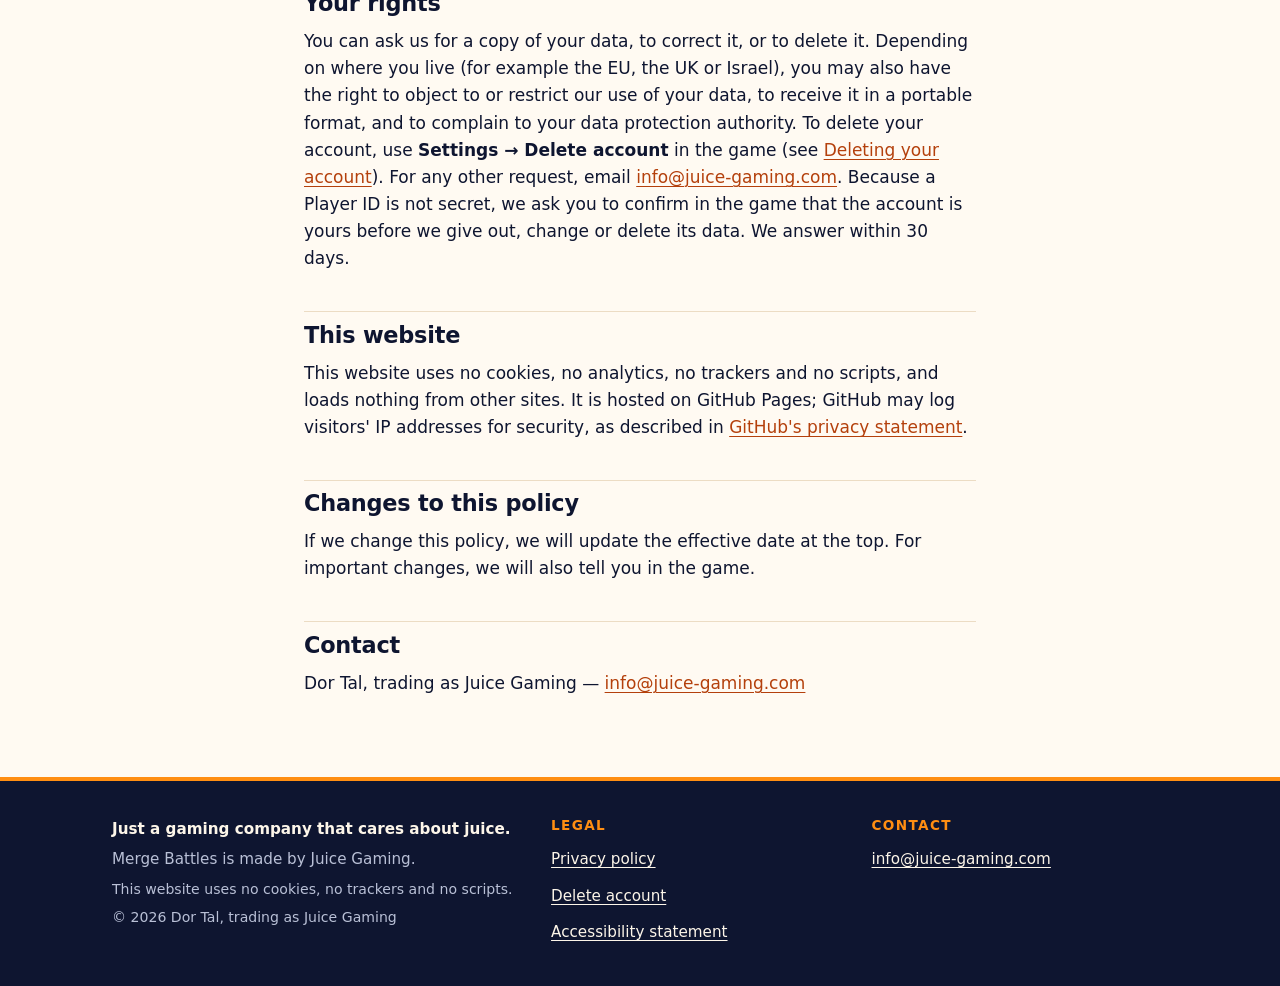
<file: privacy/index.html>
<!DOCTYPE html>
<html lang="en">
<head>
<meta charset="utf-8">
<meta name="viewport" content="width=device-width, initial-scale=1">
<title>Merge Battles Privacy Policy</title>
<meta name="description" content="How Merge Battles by Juice Gaming collects, uses and deletes your data.">
<meta name="theme-color" content="#0e1530">
<link rel="canonical" href="https://juice-gaming.com/privacy/">
<meta property="og:type" content="website">
<meta property="og:site_name" content="Juice Gaming">
<meta property="og:title" content="Merge Battles Privacy Policy">
<meta property="og:description" content="How Merge Battles by Juice Gaming collects, uses and deletes your data.">
<meta property="og:url" content="https://juice-gaming.com/privacy/">
<meta property="og:image" content="https://juice-gaming.com/img/logo-512.png">
<meta property="og:image:width" content="512">
<meta property="og:image:height" content="512">
<meta property="og:image:alt" content="The Juice Gaming logo: a glass of orange juice with a striped straw">
<meta name="twitter:card" content="summary">
<link rel="stylesheet" href="../style.css">
<link rel="icon" href="../favicon.ico" sizes="any">
<link rel="icon" type="image/png" href="../img/favicon-32.png">
<link rel="apple-touch-icon" href="../apple-touch-icon.png">
</head>
<body>
<a class="skip" href="#main">Skip to content</a>

<header class="site-header">
  <div class="wrap">
    <a class="brand" href="../"><img src="../img/logo-96.png" alt="" width="40" height="40">Juice Gaming</a>
    <nav class="site-nav" aria-label="Main">
      <ul>
        <li><a href="../">Home</a></li>
        <li><a href="../#games">Games</a></li>
        <li><a href="../#about">About</a></li>
        <li><a href="../#contact">Contact</a></li>
      </ul>
    </nav>
    <details class="nav-menu">
      <summary><svg class="nav-menu-icon" width="22" height="22" viewBox="0 0 24 24" aria-hidden="true" focusable="false"><path d="M3 6h18M3 12h18M3 18h18" stroke="currentColor" stroke-width="2.4" stroke-linecap="round" fill="none"/></svg><span class="visually-hidden">Menu</span></summary>
      <nav class="nav-menu-list" aria-label="Main menu">
        <ul>
          <li><a href="../">Home</a></li>
          <li><a href="../#games">Games</a></li>
          <li><a href="../#about">About</a></li>
          <li><a href="../#contact">Contact</a></li>
        </ul>
      </nav>
    </details>
  </div>
</header>

<main id="main">
  <div class="page-head">
    <div class="wrap narrow">
      <h1>Merge Battles Privacy Policy</h1>
      <p class="meta">Effective date: 26 November 2026</p>
    </div>
  </div>
  <div class="wrap narrow page">

    <p>This policy explains what data the game <strong>Merge Battles</strong> collects, why, who
    else receives it, how long it is kept, and how you can delete it.</p>

    <h2 id="who">Who we are</h2>
    <p>Merge Battles is made by Dor Tal, trading as <strong>Juice Gaming</strong>, the developer shown on
    Google Play. Dor Tal is the controller of your data and decides how it is used. Contact: <a href="mailto:info@juice-gaming.com">info@juice-gaming.com</a>.</p>

    <h2 id="collect">What we collect and why</h2>
    <p>You do not need to sign up. The first time you open the game, it creates a guest account for
    you. You can later link a Google account if you want to.</p>

    <div class="table-scroll">
    <table>
      <thead>
        <tr><th scope="col">Data</th><th scope="col">Why we use it</th></tr>
      </thead>
      <tbody>
        <tr>
          <td><strong>Player ID</strong>: a random account ID created by the app</td>
          <td>To identify your account, keep your progress and run your matches</td>
        </tr>
        <tr>
          <td><strong>Device ID</strong>: a random ID the app creates on your device. It is not your
          Android ID or advertising ID</td>
          <td>To sign your device in to your account, and to slow down attempts to break into
          accounts</td>
        </tr>
        <tr>
          <td><strong>Game data</strong>: your matches and their results, the player IDs of your
          opponents, stars, level, streaks, coins, lives, achievements and game settings</td>
          <td>To run the game, keep your progress, match you with other players, and detect
          cheating</td>
        </tr>
        <tr>
          <td><strong>Game events</strong>, such as "match finished", linked to your player ID</td>
          <td>To understand how the game is played, balance it, fix problems and compare game
          settings (see <a href="#testing">Testing game settings</a>)</td>
        </tr>
        <tr>
          <td><strong>Server logs</strong>: IP address, device and app type, player ID, the time and
          the request made</td>
          <td>To keep the service running and secure, prevent abuse and fix errors</td>
        </tr>
        <tr>
          <td><strong>Google account</strong>, only if you sign in with Google: your Google account
          ID and the email address Google sign-in provides</td>
          <td>To let you keep your account across devices, recover it, and to confirm who is asking
          when you contact us about it</td>
        </tr>
        <tr>
          <td><strong>Purchase records</strong>, only if you make a purchase: what you bought, when,
          the price, and the order reference from Google Play</td>
          <td>To deliver what you bought, restore it, handle refunds, prevent fraud, keep the
          records tax and accounting law requires, and measure which game settings work best
          (see <a href="#testing">Testing game settings</a>)</td>
        </tr>
      </tbody>
    </table>
    </div>

    <p><strong>We do not collect</strong> your name, phone number, postal address, location,
    contacts, photos, files, microphone or camera. We never see your payment card details: Google
    Play handles payment. We collect your email address only if you sign in with Google or email
    us.</p>
    <p>The game has <strong>no ads</strong>, does not use the advertising ID, and has no chat.</p>

    <h3 id="testing">Testing game settings</h3>
    <p>We may give different groups of players different game settings, such as prices, rewards or
    board layouts, and compare how each group plays and buys (sometimes called A/B testing). This
    uses your player ID, your game data and events, and your purchase records. It does not use the
    advertising ID, and the results are used only by us to improve the game.</p>

    <h3 id="legal-basis">Legal basis</h3>
    <p>Where the GDPR or a similar law applies, we use your data because we need it to provide the
    game you chose to play (performance of a contract), and for our legitimate interests in keeping
    the game secure, preventing cheating and fraud, fixing it and improving it, including by
    testing game settings. We keep purchase
    records because the law requires it (legal obligation).</p>

    <h2 id="share">Who else receives data</h2>
    <p>We do not sell your data, and we do not share it with advertisers or data brokers. Only these
    receive it:</p>
    <ul>
      <li><strong>Service providers</strong> who host and run our servers and store data for us.
      They process data only on our instructions and may not use it for their own purposes:
        <ul>
          <li><strong>Amazon Web Services</strong> runs our servers
          and databases and stores their backups, in its Stockholm region (Sweden, EU).</li>
          <li><strong>Grafana Labs</strong> (Grafana Cloud) receives our server logs and
          performance measurements so we can find faults and keep the game running, in its Sweden
          region (EU). The logs it receives include IP addresses and player IDs.</li>
          <li><strong>Google Cloud</strong> (Google LLC) stores game events linked to your player
          ID, so we can understand how the game is played, balance it and compare game settings,
          in the European Union. Google LLC is a US company; transfers are covered by the Standard
          Contractual Clauses in Google's Cloud Data Processing Addendum.</li>
        </ul>
      </li>
      <li><strong>Google</strong>, through Google Play services: Google Play distributes the game
      and handles purchases (Google Play Billing), and Google sign-in signs you in if you choose
      it. What Google collects is covered by
      <a href="https://policies.google.com/privacy">Google's privacy policy</a>.</li>
      <li><strong>Authorities</strong>, only when the law requires us to.</li>
    </ul>
    <p>During a match, your opponent's app receives your player ID as part of the match data. The
    game does not display it.</p>
    <p>Our servers are in the European Union (Sweden); game events are stored by Google Cloud in the
    European Union. Some of our service
    providers are companies based outside your country. Where the law requires it, we use
    safeguards such as the European Commission's standard contractual clauses for those
    transfers.</p>

    <h2 id="security">Security</h2>
    <p>Traffic between the app and our servers is encrypted (HTTPS and secure WebSockets). The
    secret that signs your device in is stored on our servers only as a one-way hash. Access to
    our systems is limited and logged.</p>

    <h2 id="retention">How long we keep data</h2>
    <ul>
      <li><strong>Account and game data</strong>: while your account exists. When you delete your
      account, it is deleted within 30 days, except what is listed below.</li>
      <li><strong>A closed-account marker</strong>: your Player ID (a random ID the app created)
      and the date the account was closed are kept, with nothing else linked to them, so that the
      same Player ID can never be used again.</li>
      <li><strong>The deletion record</strong>: your Player ID, the dates, and which of our systems
      confirmed the deletion, kept for 90 days after the deletion is complete, to show that it was
      done.</li>
      <li><strong>Inactive guest accounts</strong>: a guest account (not linked to Google) that has
      not signed in for 12 months is deleted automatically, with its game data.</li>
      <li><strong>Game events</strong>: 13 months. When you delete your account, your game events
      are anonymised within 30 days: your player ID and anything that links them to you are
      removed, and what remains (for example that a match was played and how long it lasted) can
      no longer be connected to you.</li>
      <li><strong>Server logs</strong>: up to 30 days, then deleted. The copy our monitoring
      provider (Grafana Labs) holds is deleted after 14 days.</li>
      <li><strong>Backups</strong>: copies of our databases are kept for 30 days and then deleted.
      Data you delete also disappears from the backups when they expire, so at most 30 days after
      it was deleted from the game.</li>
      <li><strong>Security records</strong>, such as records of administrative actions taken on an
      account: up to 12 months, to prevent fraud and abuse.</li>
      <li><strong>Bans</strong>: if an account linked to Google was banned, a one-way hash of the
      Google account ID and the reason for the ban are kept for 2 years after the account is
      deleted, so that a ban cannot be escaped by deleting the account. Nothing is kept for
      accounts that were not banned.</li>
      <li><strong>Purchase records</strong>: for as long as tax and accounting law requires (up to
      7 years), even after you delete your account. They are then no longer linked to a game
      account.</li>
    </ul>

    <h2 id="delete">Deleting your account</h2>
    <p>You can delete your account and game data at any time. How depends on how you play:</p>
    <ul>
      <li><strong>Guest players</strong>: in the game, open <strong>Settings → Delete
      account</strong>.</li>
      <li><strong>Players signed in with Google</strong>: in the game, open <strong>Settings →
      Delete account</strong>. If you no longer have the game, the
      <a href="../delete-account/">account deletion page</a> explains how.</li>
    </ul>
    <p>We do not delete an account because of an email alone, because a Player ID is not secret
    and does not prove the account is yours. Deletion cannot be undone.</p>
    <p>Uninstalling the game does not delete your account. Full details of what is deleted and what
    is kept are on the <a href="../delete-account/">account deletion page</a>.</p>

    <h2 id="children">Children</h2>
    <p>Merge Battles is meant for people aged 13 and over. It is not directed at children under 13,
    and we do not knowingly collect data from children under 13. If you believe a child under 13
    has used the game, email <a href="mailto:info@juice-gaming.com">info@juice-gaming.com</a>. We
    will look into it and close the account when we can confirm it. Because a Player ID is not
    secret, we do not delete an account only because an email names it.</p>

    <h2 id="rights">Your rights</h2>
    <p>You can ask us for a copy of your data, to correct it, or to delete it. Depending on where
    you live (for example the EU, the UK or Israel), you may also have the right to object to or
    restrict our use of your data, to receive it in a portable format, and to complain to your data
    protection authority. To delete your account, use <strong>Settings → Delete account</strong>
    in the game (see <a href="#delete">Deleting your account</a>). For any other request, email
    <a href="mailto:info@juice-gaming.com">info@juice-gaming.com</a>. Because a Player ID is not
    secret, we ask you to confirm in the game that the account is yours before we give out, change
    or delete its data. We answer within 30 days.</p>

    <h2 id="website">This website</h2>
    <p>This website uses no cookies, no analytics, no trackers and no scripts, and loads nothing
    from other sites. It is hosted on GitHub Pages; GitHub may log visitors' IP addresses for
    security, as described in
    <a href="https://docs.github.com/en/site-policy/privacy-policies/github-general-privacy-statement">GitHub's
    privacy statement</a>.</p>

    <h2 id="changes">Changes to this policy</h2>
    <p>If we change this policy, we will update the effective date at the top. For important
    changes, we will also tell you in the game.</p>

    <h2 id="contact">Contact</h2>
    <p>Dor Tal, trading as Juice Gaming —
    <a href="mailto:info@juice-gaming.com">info@juice-gaming.com</a></p>
  </div>
</main>

<footer class="site-footer">
  <div class="wrap">
    <div>
      <p class="slogan">Just a gaming company that cares about juice.</p>
      <p>Merge Battles is made by Juice Gaming.</p>
      <p class="small">This website uses no cookies, no trackers and no scripts.</p>
      <p class="small">© 2026 Dor Tal, trading as Juice Gaming</p>
    </div>
    <nav aria-label="Legal">
      <h2>Legal</h2>
      <ul>
        <li><a href="./" aria-current="page">Privacy policy</a></li>
        <li><a href="../delete-account/">Delete account</a></li>
        <li><a href="../accessibility/">Accessibility statement</a></li>
      </ul>
    </nav>
    <div>
      <h2>Contact</h2>
      <ul>
        <li><a href="mailto:info@juice-gaming.com">info@juice-gaming.com</a></li>
      </ul>
    </div>
  </div>
</footer>
</body>
</html>
</file>
<file: style.css>
/* Juice Gaming — the whole site's styling.

   No web fonts, no images from elsewhere, no scripts: the privacy policy says this site loads
   nothing from anyone else, so keep it that way.

   PALETTE. Every colour below was sampled from the logo (img/logo-512.png's full-size source)
   with Pillow, then the text colours were nudged darker or lighter only as far as WCAG 2.2 AA
   needs. Sampled: navy outline #0e1530, juice orange #ff8e12, red-orange #f44e1e, straw red
   #e3222a, highlight yellow #fedc8a, cream #fdf6e9.

   Contrast (WCAG relative luminance; AA = 4.5:1 text, 3:1 large text and UI parts):

     Light scheme (default)                          ratio
     text      #0e1530 on bg      #fffaf2            17.29
     text      #0e1530 on surface #ffffff            17.97
     text      #0e1530 on sunken  #fff1dc            16.15
     muted     #4a4f66 on bg      #fffaf2             7.77
     muted     #4a4f66 on sunken  #fff1dc             7.25
     link      #b4400c on bg      #fffaf2             5.49
     link      #b4400c on sunken  #fff1dc             5.13
     focus     #0e1530 ring on bg #fffaf2            17.29

     Dark scheme (prefers-color-scheme: dark)
     text      #fdf6e9 on bg      #0e1530            16.72
     text      #fdf6e9 on surface #16213f            14.76
     muted     #b9c0d6 on bg      #0e1530             9.90
     muted     #b9c0d6 on surface #16213f             8.75
     link      #ffb05c on bg      #0e1530             9.94
     link      #ffb05c on surface #16213f             8.78
     focus     #fedc8a ring on bg #0e1530            13.54

     Both schemes (header, hero and footer are navy in both)
     cream     #fdf6e9 on hero    #18234a            14.18
     muted     #b9c0d6 on hero    #18234a             8.40
     orange    #ff8e12 on hero    #18234a             6.62
     yellow    #fedc8a on hero    #18234a            11.48
     button    #0e1530 on orange  #ff8e12             7.81
     button    #0e1530 on hover   #ffa03c             8.85
     orange    #ff8e12 on navy    #0e1530             7.81
     focus     #fedc8a ring on navy #0e1530          13.54

   Orange is never used for text on the light background (2.21:1); there it is a fill with navy
   text on it, and the button carries a #b4400c edge (5.49:1) so its shape reads at 3:1 too. */

:root {
  color-scheme: light dark;

  /* Brand, sampled from the logo */
  --navy: #0e1530;
  --navy-2: #18234a;
  --navy-3: #16213f;
  --orange: #ff8e12;
  --orange-deep: #b4400c;
  --red: #e3222a;
  --red-orange: #f44e1e;
  --yellow: #fedc8a;
  --cream: #fdf6e9;
  --mist: #b9c0d6;

  /* Semantic, light scheme */
  --bg: #fffaf2;
  --surface: #ffffff;
  --sunken: #fff1dc;
  --text: var(--navy);
  --muted: #4a4f66;
  --border: #ecdcc4;
  --link: var(--orange-deep);
  --focus: var(--navy);

  --radius: 14px;
  --radius-sm: 8px;
  --shadow: 0 1px 2px rgb(14 21 48 / 0.06), 0 8px 24px rgb(14 21 48 / 0.08);
  --font: system-ui, -apple-system, "Segoe UI", Roboto, "Helvetica Neue", "Noto Sans", Arial, sans-serif;
  --measure: 44rem;
  --page: 68rem;
}

@media (prefers-color-scheme: dark) {
  :root {
    --bg: var(--navy);
    --surface: var(--navy-3);
    --sunken: var(--navy-3);
    --text: var(--cream);
    --muted: var(--mist);
    --border: #2a3762;
    --link: #ffb05c;
    --focus: var(--yellow);
    --shadow: 0 1px 2px rgb(0 0 0 / 0.3), 0 8px 24px rgb(0 0 0 / 0.25);
  }
}

/* ---------- Base ---------- */

*, *::before, *::after { box-sizing: border-box; }

html { -webkit-text-size-adjust: 100%; text-size-adjust: 100%; }

body {
  margin: 0;
  background: var(--bg);
  color: var(--text);
  font: 1.0625rem/1.6 var(--font);
  overflow-wrap: break-word;
}

img { max-width: 100%; height: auto; }

h1, h2, h3 { line-height: 1.2; letter-spacing: -0.01em; text-wrap: balance; }
/* Hebrew: name fonts that carry Hebrew before `system-ui`, and cap headings at 700. With
   `system-ui` first at weight 800, Chrome on Windows fell back to a different (serif-looking)
   Hebrew face for the heading; Segoe UI, Arial and Noto Sans Hebrew all have a 700 Hebrew. */
:lang(he) { font-family: "Segoe UI", "SF Hebrew", "Arial Hebrew", Arial, "Noto Sans Hebrew", "Noto Sans", system-ui, sans-serif; letter-spacing: 0; }
h1 :lang(he), h2:lang(he), h3:lang(he), :lang(he) h1, :lang(he) h2, :lang(he) h3, h1 [lang="he"] { font-weight: 700; }
h1 { font-size: clamp(1.9rem, 1.4rem + 2.2vw, 2.6rem); font-weight: 800; margin: 0 0 0.5rem; }
h2 { font-size: 1.4rem; font-weight: 750; margin: 2.4rem 0 0.7rem; }
h3 { font-size: 1.1rem; font-weight: 700; margin: 1.6rem 0 0.4rem; }
p, ul, ol { margin: 0 0 1rem; }
li { margin-bottom: 0.35rem; }

a { color: var(--link); text-underline-offset: 0.18em; text-decoration-thickness: 1px; }
a:hover { text-decoration-thickness: 2px; }

/* Visible focus everywhere: 3px, offset, navy on light and yellow on dark (13:1 or better). */
:focus-visible { outline: 3px solid var(--focus); outline-offset: 3px; border-radius: 4px; }

.wrap { max-width: var(--page); margin: 0 auto; padding: 0 16px; }
.wrap.narrow { max-width: var(--measure); }

/* Skip link: off screen until focused. */
.skip {
  position: absolute; left: 16px; top: -100px; z-index: 10;
  background: var(--yellow); color: var(--navy); font-weight: 700;
  padding: 10px 16px; border-radius: var(--radius-sm); text-decoration: none;
}
.skip:focus { top: 12px; outline-color: var(--navy); }

/* ---------- Header and navigation ----------
   Navy in both schemes, like the logo's outline. Wide screens: the four links are always
   visible. Narrow screens (owner, 2026-11-26): a "Menu" button — a native <details>/<summary>,
   so it needs no JavaScript (the site loads none), works with the keyboard (Enter/Space) and
   announces expanded/collapsed. Icon only (owner: the hamburger is understood); its accessible
   name "Menu" is in a visually hidden span. The two navs never show together, so
   assistive technology always finds exactly one "Main" navigation. */

.site-header { background: var(--navy); color: var(--cream); }
.site-header .wrap {
  display: flex; flex-wrap: wrap; align-items: center; justify-content: space-between;
  gap: 4px 24px; padding-top: 10px; padding-bottom: 10px;
}
.brand {
  display: inline-flex; align-items: center; gap: 10px;
  color: var(--cream); text-decoration: none; font-weight: 800; font-size: 1.15rem;
  letter-spacing: -0.01em; padding: 4px 0;
}
.brand img { width: 40px; height: 40px; }
.brand:focus-visible, .site-header a:focus-visible, .site-footer a:focus-visible,
.hero a:focus-visible { outline-color: var(--yellow); }

.site-nav ul { display: flex; flex-wrap: wrap; gap: 0 4px; margin: 0 -10px; padding: 0; list-style: none; }
.site-nav li { margin: 0; }
.site-nav a {
  display: block; padding: 10px; /* 44px tall target */
  color: var(--cream); text-decoration: none; font-weight: 600; font-size: 0.98rem;
  border-bottom: 3px solid transparent;
}
.site-nav a:hover { color: var(--yellow); }
.site-nav a[aria-current="page"] { border-bottom-color: var(--orange); }

.nav-menu { display: none; }
.nav-menu > summary {
  display: inline-flex; align-items: center; justify-content: center; width: 44px; height: 44px;
  border: 2px solid rgb(253 246 233 / 0.35); border-radius: 12px; cursor: pointer;
  color: var(--cream); font-weight: 700; list-style: none; user-select: none;
}
.nav-menu > summary::-webkit-details-marker { display: none; }
.nav-menu > summary:hover { border-color: var(--yellow); color: var(--yellow); }
.nav-menu > summary:focus-visible { outline: 3px solid var(--yellow); outline-offset: 3px; }
.nav-menu[open] > summary { background: rgb(253 246 233 / 0.1); border-color: var(--orange); }
.nav-menu-list ul { list-style: none; margin: 0; padding: 6px 0 2px; }
.nav-menu-list li { margin: 0; border-top: 1px solid rgb(253 246 233 / 0.12); }
.nav-menu-list a {
  display: block; padding: 13px 4px; color: var(--cream); text-decoration: none;
  font-weight: 650; font-size: 1.05rem;
}
.nav-menu-list a:hover { color: var(--yellow); }
.nav-menu-list a[aria-current="page"] { color: var(--yellow); }
.nav-menu-list a:focus-visible { outline: 3px solid var(--yellow); outline-offset: 2px; }

.site-header { position: relative; }
.nav-menu-list {
  position: absolute; left: 0; right: 0; top: 100%; z-index: 20;
  background: var(--navy); padding: 0 16px 12px;
  border-bottom: 3px solid var(--orange); box-shadow: 0 12px 24px rgb(0 0 0 / 0.35);
}

@media (max-width: 640px) {
  .site-nav { display: none; }
  .nav-menu { display: block; }
}

/* ---------- Hero (home page) ---------- */

.hero {
  background:
    radial-gradient(42rem 26rem at 72% 45%, rgb(255 142 18 / 0.22), transparent 70%),
    radial-gradient(30rem 20rem at 10% 110%, rgb(227 34 42 / 0.16), transparent 70%),
    linear-gradient(180deg, var(--navy) 0%, var(--navy-2) 100%);
  color: var(--cream);
  overflow: hidden;
}
.hero .wrap {
  display: grid; grid-template-columns: 1fr; gap: 8px; align-items: center;
  padding-top: 32px; padding-bottom: 56px;
}
.hero-art { justify-self: center; order: -1; }
.hero-art img { display: block; width: 220px; height: 220px; }
.eyebrow {
  margin: 0 0 0.6rem; color: var(--orange); font-weight: 800;
  text-transform: uppercase; letter-spacing: 0.12em; font-size: 0.85rem;
}
.hero h1 { font-size: clamp(2.1rem, 1.3rem + 3.6vw, 3.6rem); line-height: 1.08; letter-spacing: -0.02em; max-width: 16ch; margin-bottom: 1rem; }
.hero h1 .juice { color: var(--yellow); }
.hero .lead { color: var(--mist); font-size: 1.15rem; max-width: 36rem; margin-bottom: 1.6rem; }
.actions { display: flex; flex-wrap: wrap; gap: 12px; }
/* Phones: keep the two hero buttons side by side (owner, 2026-11-26) — tighter padding and no
   line breaks inside a label; a smaller size below 360 px keeps them on one row down to 320 px. */
@media (max-width: 640px) {
  .actions { gap: 10px; }
  .actions .button { padding: 10px 16px; font-size: 0.95rem; white-space: nowrap; flex: 0 0 auto; }
}
@media (max-width: 359px) {
  .actions { gap: 8px; }
  .actions .button { padding: 10px 12px; font-size: 0.88rem; }
}

@media (min-width: 52rem) {
  .hero .wrap { grid-template-columns: 1.3fr 1fr; gap: 32px; padding-top: 56px; padding-bottom: 80px; }
  .hero-art { order: 0; }
  .hero-art img { width: 340px; height: 340px; }
}

@media (prefers-reduced-motion: no-preference) {
  .hero-art img { animation: float 6s ease-in-out infinite; }
  @keyframes float {
    0%, 100% { transform: translateY(0) rotate(0); }
    50% { transform: translateY(-8px) rotate(-1.5deg); }
  }
}

/* ---------- Buttons ----------
   A game button: orange fill, navy text (7.81:1), a darker orange edge underneath. */

.button {
  display: inline-flex; align-items: center; justify-content: center; min-height: 48px;
  padding: 10px 22px; border-radius: 999px; font-weight: 750; text-decoration: none;
  background: var(--orange); color: var(--navy);
  border: 2px solid var(--orange-deep);
  box-shadow: 0 3px 0 var(--orange-deep);
}
.button:hover { background: #ffa03c; }
.button:active { box-shadow: none; transform: translateY(3px); }
.button.ghost {
  background: transparent; color: var(--cream);
  border-color: rgb(253 246 233 / 0.6); box-shadow: none;
}
.button.ghost:hover { background: rgb(253 246 233 / 0.1); }
.button.ghost:active { transform: none; }

/* ---------- Home page sections ---------- */

.section { padding: 56px 0; }
.section + .section { padding-top: 0; }
.section h2 { margin-top: 0; font-size: clamp(1.5rem, 1.2rem + 1.2vw, 2rem); }
.section .intro { color: var(--muted); font-size: 1.1rem; max-width: 40rem; }

.card {
  background: var(--surface); border: 1px solid var(--border); border-radius: var(--radius);
  box-shadow: var(--shadow); padding: 24px;
}
.card > :last-child { margin-bottom: 0; }

.game {
  display: grid; gap: 20px 32px; grid-template-columns: 1fr;
  border-top: 6px solid var(--orange);
}
.game h3 { font-size: 1.6rem; margin: 0 0 0.4rem; }
.game .tagline { font-size: 1.15rem; color: var(--muted); }
.badge {
  display: inline-block; margin: 0 0 12px; padding: 4px 12px; border-radius: 999px;
  background: var(--sunken); color: var(--text); font-weight: 700; font-size: 0.85rem;
  border: 1px solid var(--border);
}
.points { list-style: none; padding: 0; margin: 0; display: grid; gap: 12px; }
.points li { margin: 0; padding-left: 28px; position: relative; }
.points li::before {
  content: ""; position: absolute; left: 4px; top: 0.5em; width: 12px; height: 12px;
  border-radius: 3px; background: var(--orange); transform: rotate(45deg);
}
.points strong { display: block; }

@media (min-width: 52rem) {
  .game { grid-template-columns: 1.2fr 1fr; padding: 32px; }
}

.about { display: grid; gap: 24px; grid-template-columns: 1fr; }
@media (min-width: 52rem) { .about { grid-template-columns: 1fr 1fr; } }
.about .card h3 { margin-top: 0; }

.contact {
  background: var(--sunken); border: 1px solid var(--border); border-radius: var(--radius);
  padding: 28px 24px;
}
.contact .email { font-size: clamp(1.15rem, 1rem + 1vw, 1.5rem); font-weight: 750; }

/* ---------- Text pages (privacy, delete account, 404) ---------- */

.page { padding-top: 40px; padding-bottom: 64px; }
.page-head { background: var(--sunken); border-bottom: 1px solid var(--border); }
.page-head .wrap { padding-top: 36px; padding-bottom: 28px; }
.page-head h1 { margin: 0; }
.page-head .meta { margin: 0.6rem 0 0; }

.meta { color: var(--muted); margin-bottom: 1.5rem; }
.lead { font-size: 1.15rem; color: var(--muted); }
.page h2 { padding-top: 0.6rem; border-top: 1px solid var(--border); }
.page > h2:first-child { border-top: 0; }
:target { scroll-margin-top: 16px; }

.box {
  background: var(--sunken);
  border: 1px solid var(--border);
  border-left: 5px solid var(--orange);
  border-radius: var(--radius-sm);
  padding: 14px 16px;
  margin: 0 0 1.25rem;
}
.box > :last-child { margin-bottom: 0; }

.table-scroll { overflow-x: auto; margin: 0 0 1rem; border: 1px solid var(--border); border-radius: var(--radius-sm); }
table { border-collapse: collapse; width: 100%; font-size: 0.97rem; }
th, td { text-align: left; vertical-align: top; padding: 10px 12px; border-bottom: 1px solid var(--border); }
tr:last-child td { border-bottom: 0; }
th { background: var(--sunken); }

/* ---------- Footer ---------- */

.site-footer { background: var(--navy); color: var(--mist); font-size: 0.95rem; border-top: 4px solid var(--orange); }
.site-footer .wrap {
  display: grid; gap: 24px; grid-template-columns: 1fr; padding-top: 36px; padding-bottom: 36px;
}
@media (min-width: 52rem) { .site-footer .wrap { grid-template-columns: 1.4fr 1fr 1fr; } }
.site-footer h2 {
  margin: 0 0 8px; font-size: 0.85rem; text-transform: uppercase; letter-spacing: 0.1em;
  color: var(--orange); border: 0; padding: 0;
}
.site-footer p { margin: 0 0 6px; }
.site-footer ul { list-style: none; margin: 0; padding: 0; }
.site-footer li { margin: 0; }
.site-footer a { color: var(--cream); display: inline-block; padding: 6px 0; }
.site-footer a:hover { color: var(--yellow); }
.site-footer .slogan { color: var(--cream); font-weight: 700; }
.site-footer .small { font-size: 0.88rem; }

/* Text for screen readers only (accessible names of icon-only controls). */
.visually-hidden {
  position: absolute !important; width: 1px; height: 1px; padding: 0; margin: -1px;
  overflow: hidden; clip: rect(0 0 0 0); clip-path: inset(50%); white-space: nowrap; border: 0;
}
</file>
